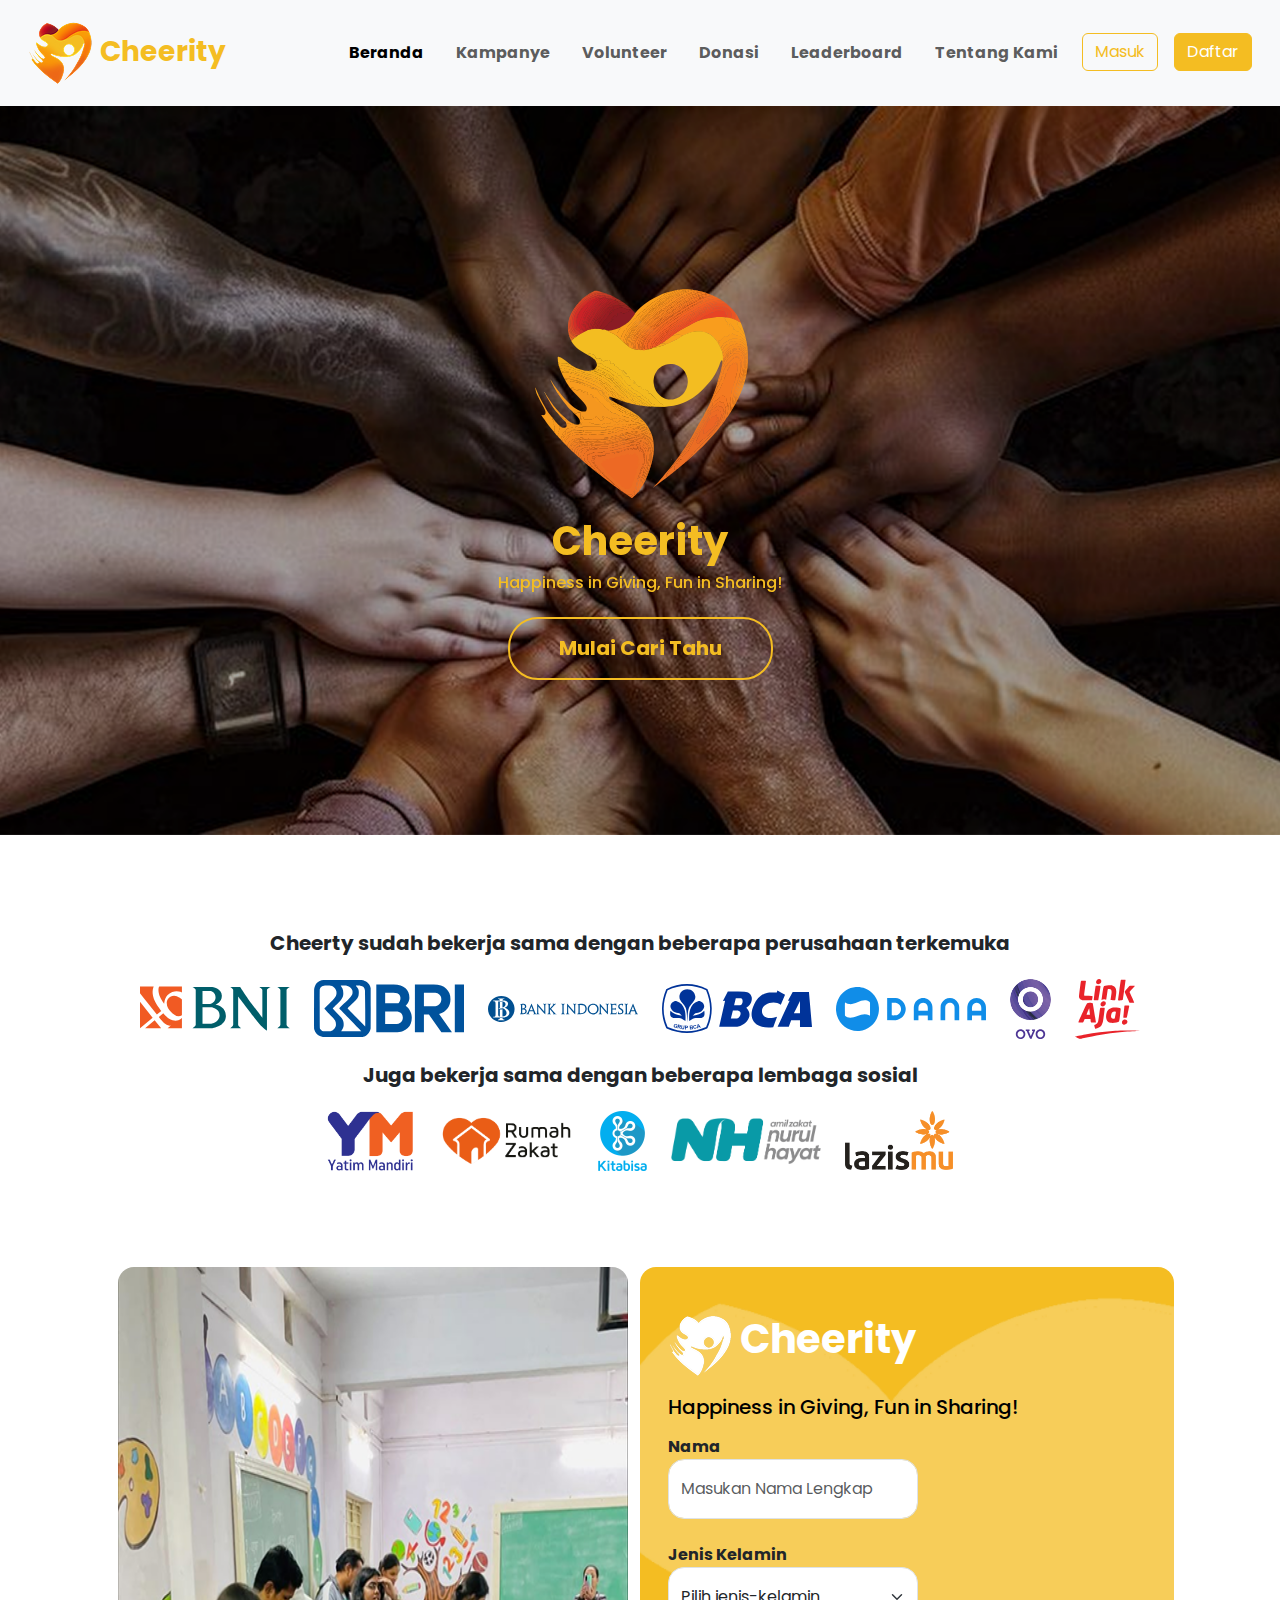
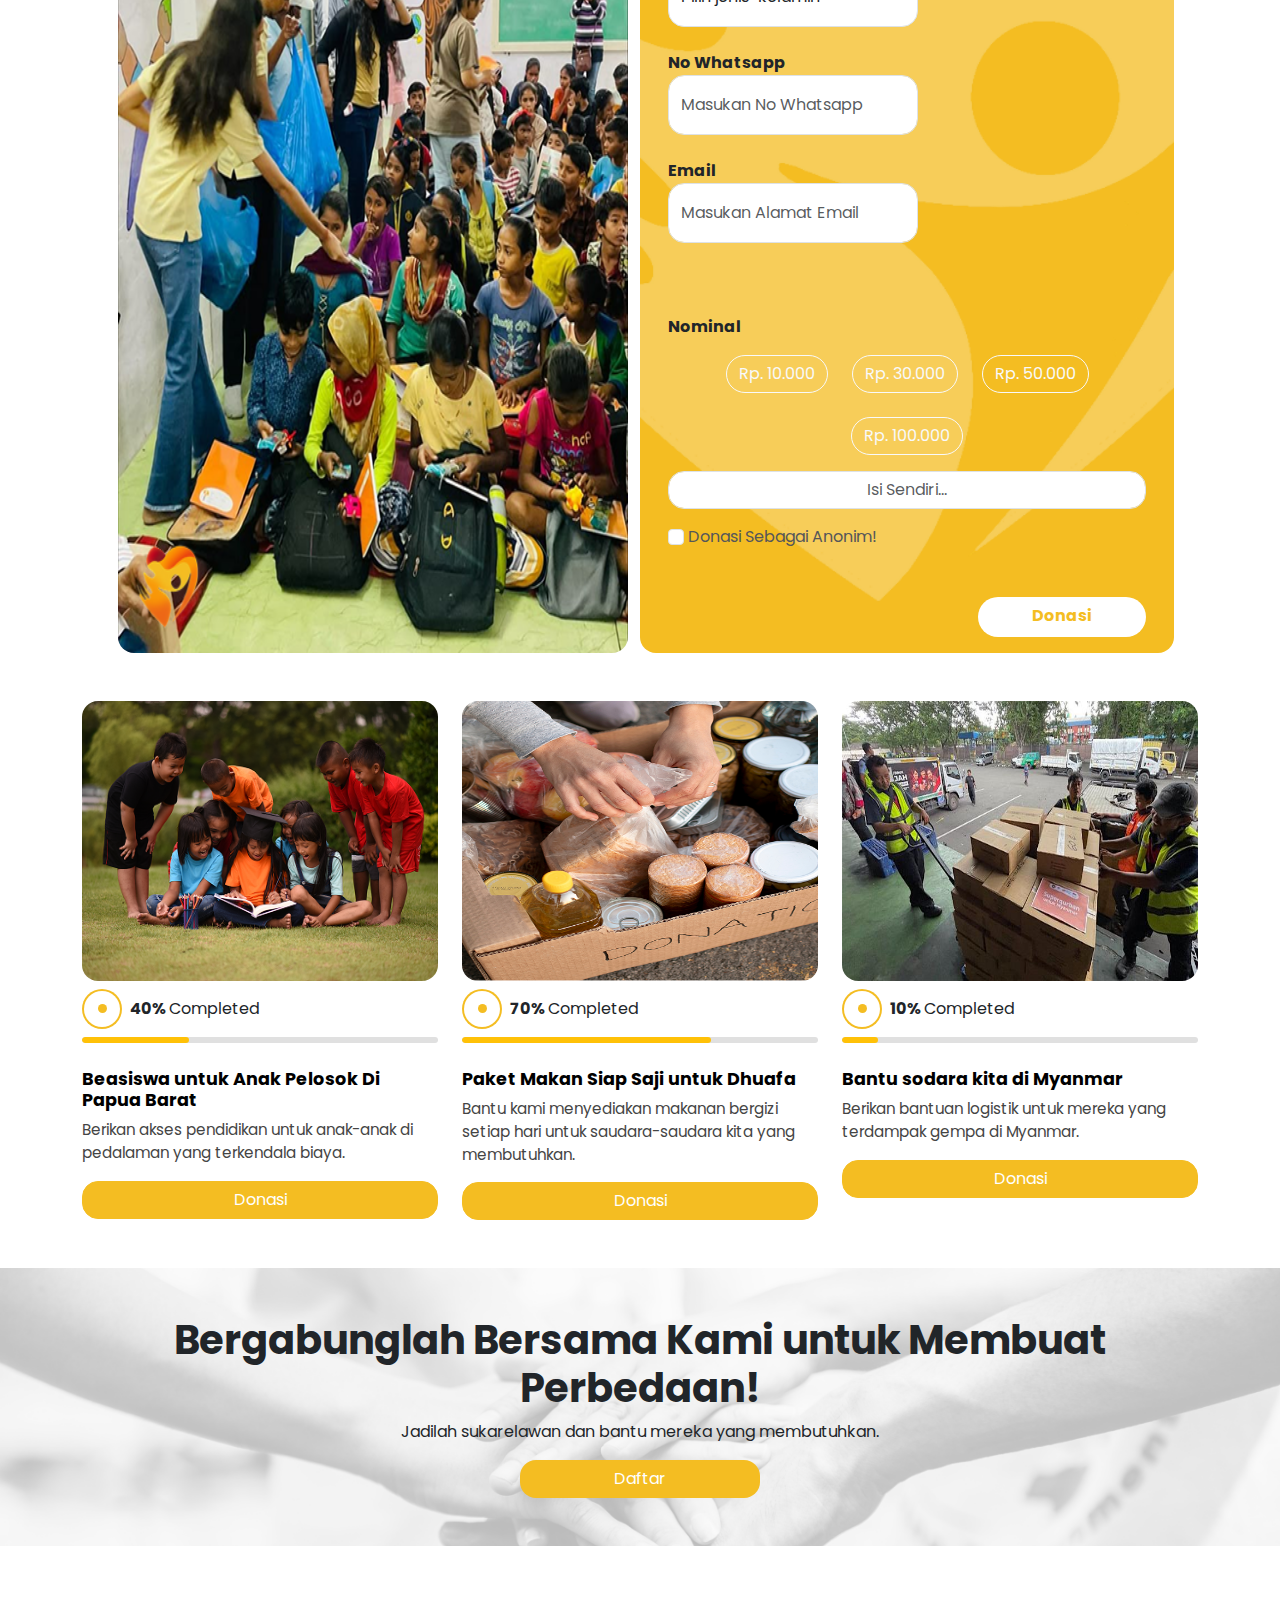
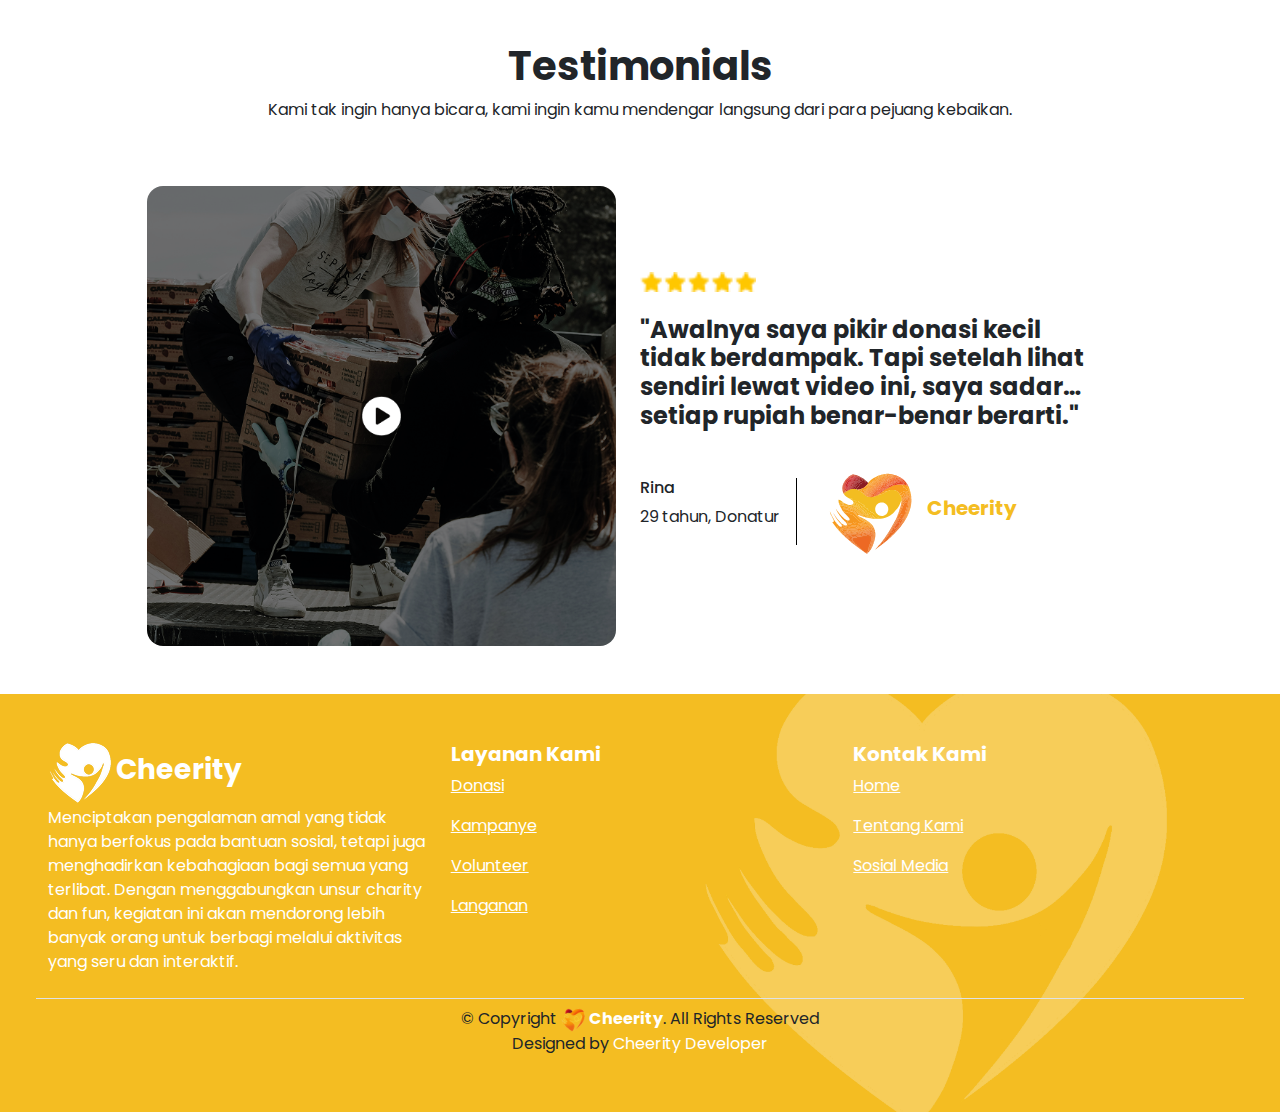
<file: index.html>
<!DOCTYPE html>
<html lang="en">
<head>
    <meta charset="UTF-8">
    <meta name="viewport" content="width=device-width, initial-scale=1.0">
    <title>Cheerity-Home</title>
    <link rel="stylesheet" href="bootstrap/css/bootstrap.min.css">
    <link rel="stylesheet" href="bootstrap/css/extbootstrap.css">
    <link rel="shortcut icon" href="assets/image/Logo_cheerity.png" type="image/x-icon">
    <link href="https://cdnjs.cloudflare.com/ajax/libs/font-awesome/6.0.0-beta3/css/all.min.css" rel="stylesheet">
</head>
<body>
    <nav class="navbar navbar-expand-lg navbar-light bg-light p-3 sticky-top">
        <div class="container-fluid">
          <a class="navbar-brand fw-bold fs-3" href="#" style="color: #F4BD22;"><img src="assets/image/Logo_cheerity.png" alt="Logo_cheerity" class="me-2" >Cheerity</a>
          <button class="navbar-toggler" type="button" data-bs-toggle="collapse" data-bs-target="#navbarNav" aria-controls="navbarNav" aria-expanded="false" aria-label="Toggle navigation">
            <span class="navbar-toggler-icon"></span>
          </button>
          <div class="collapse navbar-collapse" id="navbarNav">
            <ul class="navbar-nav ms-auto">
              <li class="nav-item me-3">
                <a class="nav-link active fw-bold" aria-current="page" href="index.html">Beranda</a>
              </li>
              <li class="nav-item me-3">
                <a class="nav-link fw-bold" href="campaign.html">Kampanye</a>
              </li>
              <li class="nav-item me-3">
                <a class="nav-link fw-bold" href="#">Volunteer</a>
              </li>
              <li class="nav-item me-3">
                <a class="nav-link fw-bold" href="planning.html">Donasi</a>
              </li>
              <li class="nav-item me-3">
                <a class="nav-link fw-bold" href="#">Leaderboard</a>
              </li>
              <li class="nav-item me-3">
                <a class="nav-link fw-bold" href="#">Tentang Kami</a>
              </li>
              <div class="d-flex flex-wrap ">
                <li class="nav-item me-3">
                  <a class="btn btn-outline-primary" href="#">Masuk</a>
                </li>
                <li class="nav-item">
                  <a class="btn btn-primary" href="./register.html">Daftar</a>
                </li>
              </div>
            </ul>
          </div>
        </div>
    </nav>
    <main>
        <div id="carouselCheeritySlides" class="carousel slide" data-bs-ride="carousel" height="100">
            <div class="carousel-inner d-flex align-items-center">
                <div class="carousel-item active">
                    <img src="assets/image/cheerity_img2.png" class="d-block w-100 img-fluid" alt="ImageSliderCheerity">
                </div>
                <div class="carousel-item">
                    <img src="assets/image/cheerity_img2.png" class="d-block w-100 img-fluid" alt="ImageSliderCheerity">
                </div>
                <div class="carousel-item">
                    <img src="assets/image/cheerity_img2.png" class="d-block w-100 img-fluid" alt="ImageSliderCheerity">
                </div>
                <div class="container-fluid position-relative d-flex flex-column justify-content-center align-items-center">
                    <img src="assets/image/logo_cheeritySVG.svg" alt="Logo_cheerity" style="width: 256px; height: 256px;">
                    <h1 class="fw-bold" style="color: #F4BD22;">Cheerity</h1>
                    <h6 class="fw-semi-bold" style="color: #F4BD22;">Happiness in Giving, Fun in Sharing!</h6>
                    <a href="#cheerity" class="btn-hero mt-3">Mulai Cari Tahu</a>
                </div>
            </div>
        </div>
        <div class="container mt-5" id="cheerity">
            <div class="row">
                <div class="col-12 p-5">
                    <h5 class="fw-bold text-center mb-4">Cheerty sudah bekerja sama dengan beberapa perusahaan terkemuka</h5>
                    <div class="d-flex flex-wrap justify-content-center align-items-center gap-4">
                        <a href=""><img src="assets/image/patner/bni_logo.svg" alt="patner" class="img-fluid" style="max-width: 150px; max-height: 60px;"></a>
                        <a href=""><img src="assets/image/patner/bri_logo.svg" alt="patner" class="img-fluid" style="max-width: 150px; max-height: 60px;"></a>
                        <a href=""><img src="assets/image/patner/bi_logo.svg" alt="patner" class="img-fluid" style="max-width: 150px; max-height: 60px;"></a>
                        <a href=""><img src="assets/image/patner/bca_logo.svg" alt="patner" class="img-fluid" style="max-width: 150px; max-height: 60px;"></a>
                        <a href=""><img src="assets/image/patner/dana_logo.svg" alt="patner" class="img-fluid" style="max-width: 150px; max-height: 60px;"></a>
                        <a href=""><img src="assets/image/patner/ovo_logo.svg" alt="patner" class="img-fluid" style="max-width: 150px; max-height: 60px;"></a>
                        <a href=""><img src="assets/image/patner/linkaja_logo.svg" alt="patner" class="img-fluid" style="max-width: 150px; max-height: 60px;"></a>
                    </div>
                    <h5 class="fw-bold text-center mt-4 mb-4">Juga bekerja sama dengan beberapa lembaga sosial</h5>
                    <div class="d-flex flex-wrap justify-content-center align-items-center gap-4">
                        <a href=""><img src="assets/image/patner/ym_logo.png" alt="patner" class="img-fluid" style="max-width: 150px; max-height: 60px;"></a>
                        <a href=""><img src="assets/image/patner/rumahzakat_logo.png" alt="patner" class="img-fluid" style="max-width: 150px; max-height: 60px;"></a>
                        <a href=""><img src="assets/image/patner/kitabisa_logo.png" alt="patner" class="img-fluid" style="max-width: 150px; max-height: 60px;"></a>
                        <a href=""><img src="assets/image/patner/nurulhayati_logo.png" alt="patner" class="img-fluid" style="max-width: 150px; max-height: 60px;"></a>
                        <a href=""><img src="assets/image/patner/lazis_logo.png" alt="patner" class="img-fluid" style="max-width: 150px; max-height: 60px;"></a>
                    </div>
                </div>
            </div>
        </div>
        <div class="container p-5">
            <div class="row">
                <div class="col-12 col-md-6 text-center mb-4 mb-md-0">
                    <img src="assets/image/cheerity_img3.png" alt="Logo_cheerity" width="100%" height="100%" class="rounded-4">
                </div>
                <div class="col-12 col-md-6 pt-5 rounded-4 p-3 bg-cheerity" style="background-color: #F4BD22;">
                    <div class="container">
                        <div class="d-flex justify-content-center justify-content-md-start">
                        <img src="assets/image/Logo_putih.png" alt="Logo_cheerity" width="64" height="64" class="me-2">
                        <h1 class="fw-bold text-white">Cheerity</h1>
                        </div>
                        <h5 class="fw-semi-bold text-black text-start  mt-3 mb-3">Happiness in Giving, Fun in Sharing!</h5>
                    </div>
                    <form action="">
                        <div class="container">
                            <div class="d-flex flex-wrap justify-content-between">
                            <div class="mb-4">
                                <label for="name" class="fw-bold">Nama</label>
                                <input type="text" class="form-control rounded-4" style="height: 60px; width: 250px;" id="name" placeholder="Masukan Nama Lengkap">  
                            </div>
                            <div class="mb-4">
                                <label for="jenis-kelamin" class="fw-bold">Jenis Kelamin</label>
                                <select class="form-select rounded-4" style="height: 60px; width: 250px;" aria-label="Default select example">
                                    <option selected>Pilih jenis-kelamin</option>
                                    <option value="1">Laki-laki</option>
                                    <option value="2">Perempuan</option>
                                </select>   
                            </div>
                            <div class="mb-4">
                                <label for="telepon" class="fw-bold">No Whatsapp</label>
                                <input type="number" class="form-control rounded-4" style="height: 60px; width: 250px;" id="name" placeholder="Masukan No Whatsapp">  
                            </div>
                            <div class="mb-4">
                                <label for="email" class="fw-bold">Email</label>
                                <input type="email" class="form-control rounded-4" style="height: 60px; width: 250px;" id="name" placeholder="Masukan Alamat Email">  
                            </div>
                        </div>
                        </div>
                        <div class="container mt-5">
                            <label for="nominal" class="fw-bold mb-3">Nominal</label>
                                <div class="d-flex flex-wrap justify-content-center gap-4">
                                    <div>
                                        <input type="radio" id="nominal1" name="nominal" value="10000" class="btn-check" id="btn-check-1">
                                        <label for="nominal1" class="btn btn-outline-light rounded-pill">Rp. 10.000</label>
                                    </div>
                                    <div>
                                        <input type="radio" id="nominal2" name="nominal" value="30000" class="btn-check" id="btn-check-2">
                                        <label for="nominal2" class="btn btn-outline-light rounded-pill">Rp. 30.000</label>
                                    </div>
                                    <div>
                                        <input type="radio" id="nominal3" name="nominal" value="50000" class="btn-check" id="btn-check-3">
                                        <label for="nominal3" class="btn btn-outline-light rounded-pill">Rp. 50.000</label>
                                    </div>
                                    <div>
                                        <input type="radio" id="nominal4" name="nominal" value="100000" class="btn-check" id="btn-check-4">
                                        <label for="nominal4" class="btn btn-outline-light rounded-pill">Rp. 100.000</label>
                                    </div>
                                </div>
                                <div class="mt-3">
                                    <input type="text" class="form-control rounded-4 text-center" placeholder="Isi Sendiri...">
                                </div>
                                <div class="mt-3">
                                    <input type="checkbox" name="terms" id="terms" class="form-check-input" id="">
                                    <label for="terms" class="form-check-label" style="color: #55565A;">Donasi Sebagai Anonim!</label>
                                </div>
                        </div>
                        <div class="container d-flex justify-content-end align-items-center mt-5 gap-2">
                          <a href="register.html" class="btn btn-register fw-bold">Donasi</a>
                        </div>
                    </form>
                </div>
            </div>
        </div>
        <div class="container">
            <div class="row row-cols-1 row-cols-md-3 g-4">
                <div class="col">
                    <div class="card card-donasi">
                        <img src="assets/image/cheerity_img4.png" alt="image-cheerity" class="card-img-top rounded-4" style="height: 280px;">
                        <div class="card-body flex-grow-1 p-0 mt-2">
                            <div class="d-flex flex-wrap align-items-center mb-3">
                                <div class="d-flex align-items-center">
                                    <span class="circle-progress me-2" style="width: 40px; height: 40px; background-color: #F4BD22; border-radius: 50%; display: flex; justify-content: center; align-items: center; color: white; font-weight: bold;"><Span style="display: flex; justify-content: center; align-items: center; background-color: #ffff; border-radius: 50%; width: 36px; height: 36px;"><span style="background-color: #F4BD22; border-radius: 50%; width: 9px; height: 9px;"></span></Span></span>
                                    <span><strong>40% </strong>Completed</span>
                                </div>
                                <div class="progress w-100 mt-2">
                                    <div class="progress-bar bg-warning" role="progressbar" style="width: 30%" aria-valuenow="30" aria-valuemin="0" aria-valuemax="100"></div>
                                </div>
                            </div>
                            <h5 class="card-title fw-bold">Beasiswa untuk Anak Pelosok Di Papua Barat</h5>
                            <p class="card-text ">Berikan akses pendidikan untuk anak-anak di pedalaman yang terkendala biaya.</p>
                            <a href="detail.html" class="btn btn-primary w-100 rounded-4">Donasi</a>
                        </div>
                    </div>
                </div>
                <div class="col">
                    <div class="card card-donasi">
                        <img src="assets/image/cheerity_img5.png" alt="image-cheerity" class="card-img-top rounded-4" style="height: 280px;">
                        <div class="card-body flex-grow-1 p-0 mt-2">
                            <div class="d-flex flex-wrap align-items-center mb-3">
                                <div class="d-flex align-items-center">
                                    <span class="circle-progress me-2" style="width: 40px; height: 40px; background-color: #F4BD22; border-radius: 50%; display: flex; justify-content: center; align-items: center; color: white; font-weight: bold;"><Span style="display: flex; justify-content: center; align-items: center; background-color: #ffff; border-radius: 50%; width: 36px; height: 36px;"><span style="background-color: #F4BD22; border-radius: 50%; width: 9px; height: 9px;"></span></Span></span>
                                    <span><strong>70% </strong>Completed</span>
                                </div>
                                <div class="progress w-100 mt-2">
                                    <div class="progress-bar bg-warning" role="progressbar" style="width: 70%" aria-valuenow="30" aria-valuemin="0" aria-valuemax="100"></div>
                                </div>
                            </div>
                            <h5 class="card-title fw-bold">Paket Makan Siap Saji untuk Dhuafa</h5>
                            <p class="card-text">Bantu kami menyediakan makanan bergizi setiap hari untuk saudara-saudara kita yang membutuhkan.</p>
                            <a href="./detail-campaign.html" class="btn btn-primary w-100 rounded-4">Donasi</a>
                        </div>
                    </div>
                </div>
                <div class="col">
                    <div class="card card-donasi">
                        <img src="assets/image/cheerity_img7.jpeg" alt="image-cheerity" class="card-img-top rounded-4" style="height: 280px;">
                        <div class="card-body flex-grow-1 p-0 mt-2">
                            <div class="d-flex flex-wrap align-items-center mb-3">
                                <div class="d-flex align-items-center">
                                    <span class="circle-progress me-2" style="width: 40px; height: 40px; background-color: #F4BD22; border-radius: 50%; display: flex; justify-content: center; align-items: center; color: white; font-weight: bold;"><Span style="display: flex; justify-content: center; align-items: center; background-color: #ffff; border-radius: 50%; width: 36px; height: 36px;"><span style="background-color: #F4BD22; border-radius: 50%; width: 9px; height: 9px;"></span></Span></span>
                                    <span><strong>10% </strong>Completed</span>
                                </div>
                                <div class="progress w-100 mt-2">
                                    <div class="progress-bar bg-warning" role="progressbar" style="width: 10%" aria-valuenow="30" aria-valuemin="0" aria-valuemax="100"></div>
                                </div>
                            </div>
                            <h5 class="card-title fw-bold">Bantu sodara kita di Myanmar</h5>
                            <p class="card-text">Berikan bantuan logistik untuk mereka yang terdampak gempa di Myanmar.</p>
                            <a href="#" class="btn btn-primary w-100 rounded-4">Donasi</a>
                        </div>
                    </div>
                </div>

            </div>
        </div>
        <div class="container-fluid bg-cheerity w-100 p-5 mt-5 bg-cheerity2">
            <div class="container text-center">
                <h1 class="fw-bold">Bergabunglah Bersama Kami untuk Membuat Perbedaan!</h1>
                <p>Jadilah sukarelawan dan bantu mereka yang membutuhkan.</p>
                <a href="#" class="btn btn-daftar rounded-4">Daftar</a>
            </div>
        </div>
        <div class="container-fluid p-5">
            <div class="row">
                <div class="col-12 text-center p-5">
                    <h1 class="fw-bold">Testimonials</h1>
                    <p>Kami tak ingin hanya bicara, kami ingin kamu mendengar langsung dari para pejuang kebaikan.</p>
                </div>
            <div class="row justify-content-center">
                <div class="col-12 col-md-3 col-lg-5 d-flex justify-content-center">
                    <img src="./assets/image/vidiothumnal.png" alt="thumbnail" class="img-fluid rounded-4" srcset="">
                </div>
                <div class="col-12 col-md-3 col-lg-5 d-flex flex-column align-items-start justify-content-center gap-4">
                    <img src="./assets/image/stars.png" alt="stars" class="img-fluid" width="116" height="19">
                    <h4 class="fw-bold">"Awalnya saya pikir donasi kecil tidak berdampak. Tapi setelah lihat sendiri lewat video ini, saya sadar… setiap rupiah benar-benar berarti."</h4>
                    <div class="d-flex align-items-center gap-4">
                        <div class="pe-3" style="border-right: 1px solid black;">
                            <h6>Rina</h6>
                            <p>29 tahun, Donatur</p>
                        </div>
                        <div class="d-flex align-items-center gap-2" style="color: #F4BD22;">
                            <img src="./assets/image/logo_cheeritySVG.svg" alt="Logo_cheerity">
                            <h5 class="fw-bold">Cheerity</h5>
                        </div>
                    </div>
                </div>
            </div>
        </div>
    </main>
    <footer>
        <div class="container-fluid p-5 bg-cheerity-footer" style="background-color: #F4BD22;">
            <div class="row">
                <div class="col-4">
                    <div class="d-flex flex-wrap align-items-center gap-1">
                        <img src="assets/image/Logo_putih.png" alt="Logo_cheerity" class="img-fluid" width="64" height="64">
                        <h3 class="fw-bold text-white">Cheerity</h3>
                    </div>
                    <p class="text-white text-justify">Menciptakan pengalaman amal yang tidak hanya berfokus pada bantuan sosial, tetapi juga menghadirkan kebahagiaan bagi semua yang terlibat. Dengan menggabungkan unsur charity dan fun, kegiatan ini akan mendorong lebih banyak orang untuk berbagi melalui aktivitas yang seru dan interaktif.</p>   
                </div>
                <div class="col-4">
                    <h5 class="fw-bold text-white">Layanan Kami</h5>
                    <ul class="list-unstyled">
                        <li class="mb-3"><a href="#" class="text-white">Donasi</a></li>
                        <li class="mb-3"><a href="#" class="text-white">Kampanye</a></li>
                        <li class="mb-3"><a href="#" class="text-white">Volunteer</a></li>
                        <li class="mb-3"><a href="#" class="text-white">Langanan</a></li>
                    </ul>
                </div>
                <div class="col-4">
                    <h5 class="fw-bold text-white">Kontak Kami</h5>
                    <ul class="list-unstyled">
                        <li class="mb-3"><a href="#" class="text-white">Home</a></li>
                        <li class="mb-3"><a href="#" class="text-white">Tentang Kami</a></li>
                        <li class="mb-3"><a href="#" class="text-white">Sosial Media</a></li>
                    </ul>
                </div>
            </div>
            <div class="row border-top d-flex align-content-center mt-2">
                <div class="col-12 text-center p-2">
                    <div>© Copyright <strong><img src="assets/image/Logo_cheerity.png" alt="Logo_cheerity" srcset="" width="24" height="24" class="me-1"><span class="text-white">Cheerity</span></strong>. All Rights Reserved</div>
                    <div>Designed by <a href="#" style="text-decoration: none; color: #ffffff;">Cheerity Developer</a></div>
                </div>
            </div>
        </div>
    </footer>
    <script src="bootstrap/js/bootstrap.min.js"></script>
</body>
</html>
</file>
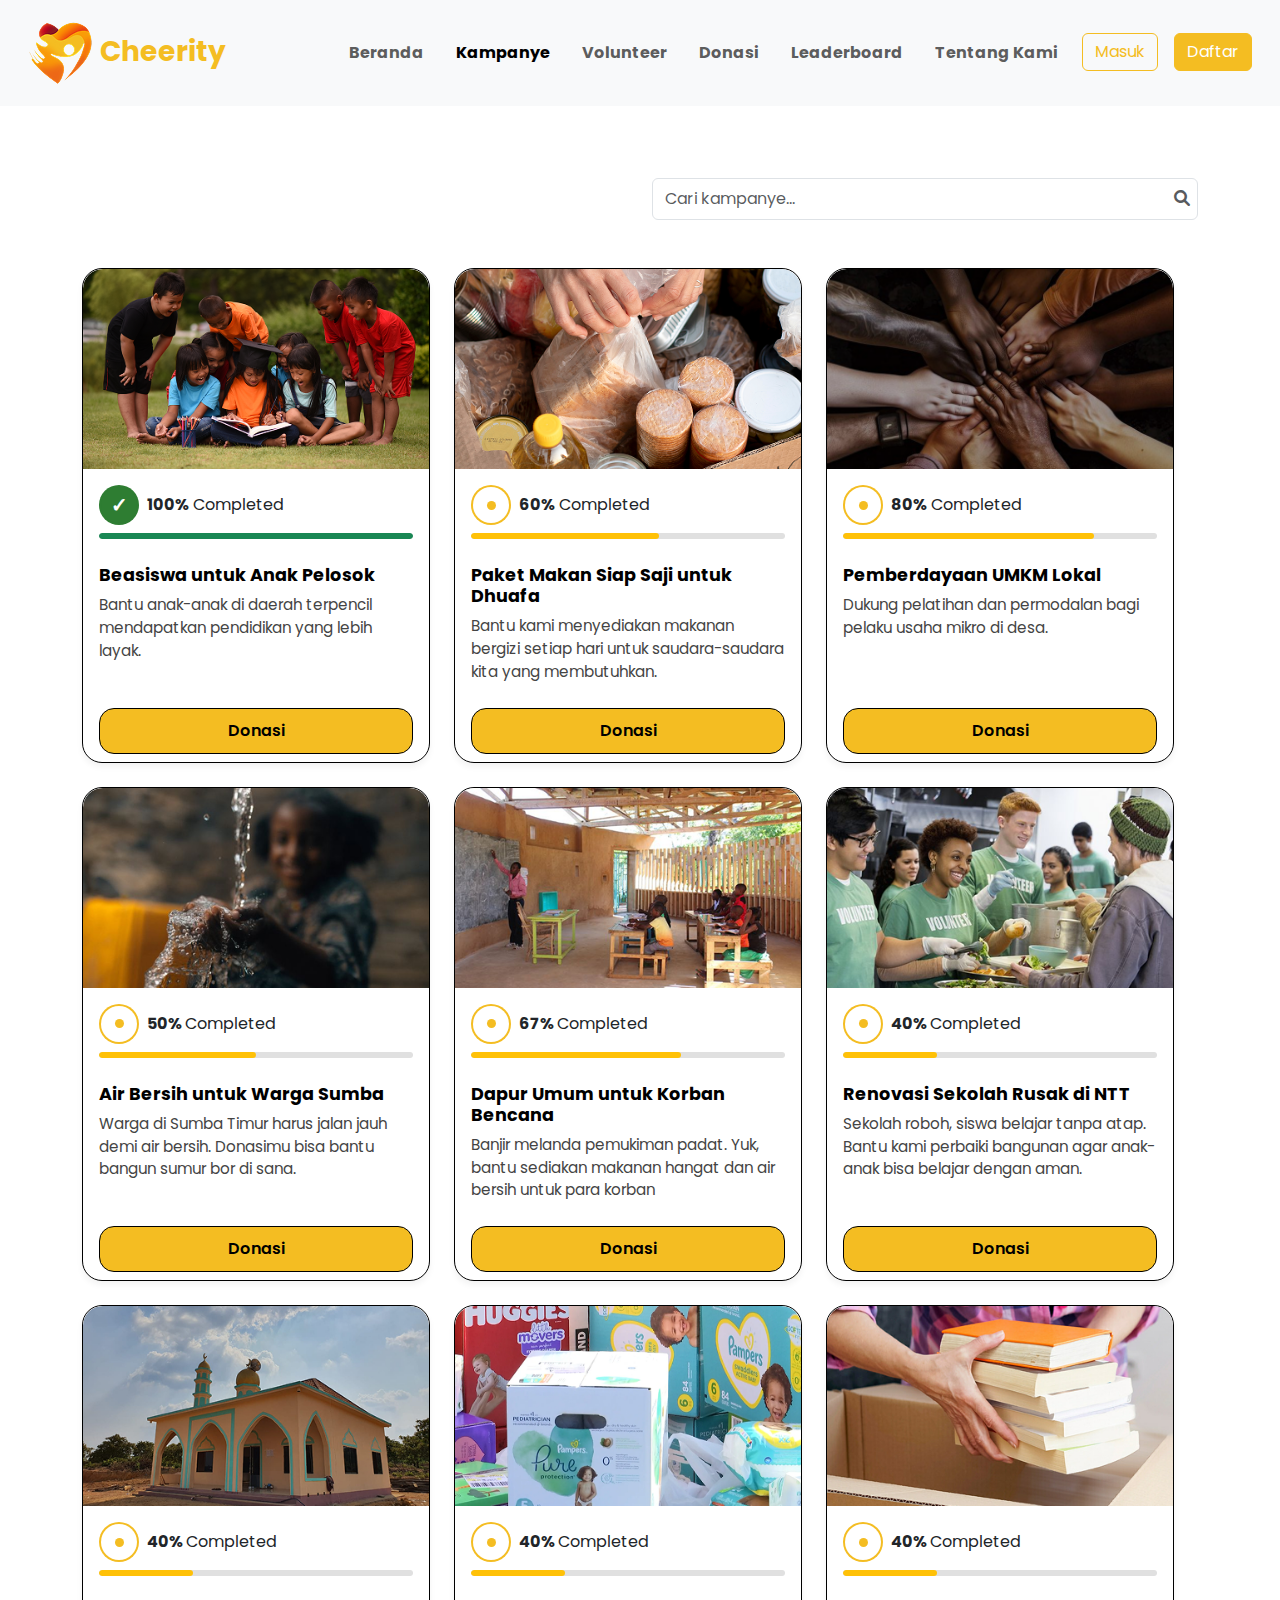
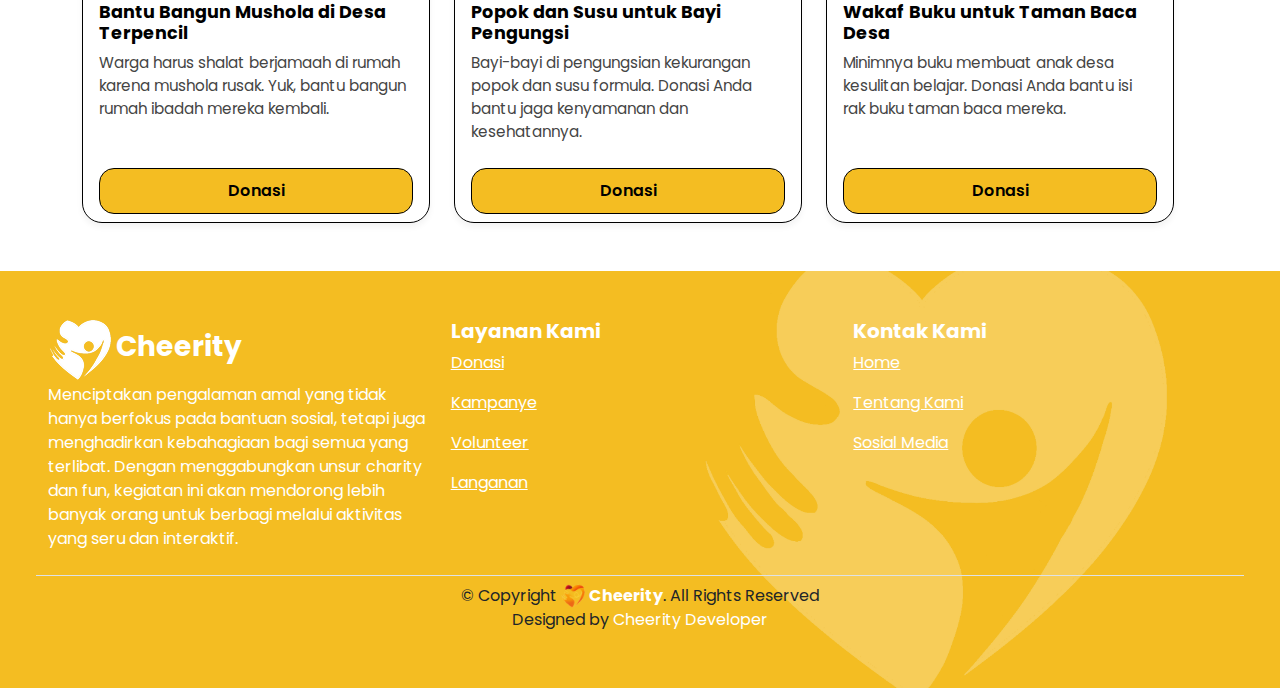
<file: campaign.html>
<!DOCTYPE html>
<html lang="en">

<head>
    <meta charset="UTF-8" />
    <meta name="viewport" content="width=device-width, initial-scale=1.0" />
    <title>Cheerity-Kampanye</title>
    <link rel="stylesheet" href="bootstrap/css/bootstrap.min.css" />
    <link rel="stylesheet" href="bootstrap/css/extbootstrap.css" />
    <link rel="shortcut icon" href="assets/image/Logo_cheerity.png" type="image/x-icon" />
    <link href="https://cdnjs.cloudflare.com/ajax/libs/font-awesome/6.0.0-beta3/css/all.min.css" rel="stylesheet" />
</head>

<body>
    <!-- NAVBAR -->
    <nav class="navbar navbar-expand-lg navbar-light bg-light p-3">
        <div class="container-fluid">
            <a class="navbar-brand fw-bold fs-3" href="#" style="color: #F4BD22;"><img
                    src="assets/image/Logo_cheerity.png" alt="Logo_cheerity" class="me-2">Cheerity</a>
            <button class="navbar-toggler" type="button" data-bs-toggle="collapse" data-bs-target="#navbarNav"
                aria-controls="navbarNav" aria-expanded="false" aria-label="Toggle navigation">
                <span class="navbar-toggler-icon"></span>
            </button>
            <div class="collapse navbar-collapse" id="navbarNav">
                <ul class="navbar-nav ms-auto">
                    <li class="nav-item me-3">
                        <a class="nav-link fw-bold" aria-current="page" href="index.html">Beranda</a>
                    </li>
                    <li class="nav-item me-3">
                        <a class="nav-link active fw-bold" href="campaign.html">Kampanye</a>
                    </li>
                    <li class="nav-item me-3">
                        <a class="nav-link fw-bold" href="#">Volunteer</a>
                    </li>
                    <li class="nav-item me-3">
                        <a class="nav-link fw-bold" href="planning.html">Donasi</a>
                    </li>
                    <li class="nav-item me-3">
                        <a class="nav-link fw-bold" href="#">Leaderboard</a>
                    </li>
                    <li class="nav-item me-3">
                        <a class="nav-link fw-bold" href="#">Tentang Kami</a>
                    </li>
                    <li class="nav-item me-3">
                        <a class="btn btn-outline-primary" href="#">Masuk</a>
                    </li>
                    <li class="nav-item">
                        <a class="btn btn-primary" href="#">Daftar</a>
                    </li>
                </ul>
            </div>
        </div>
    </nav>

    <!-- KAMPANYE SECTION -->
    <main class="campaign-section py-5">
        <div class="container my-4">
            <div class="row justify-content-end">
                <div class="col-12 col-md-6">
                    <div class="position-relative">
                        <input id="searchInput" class="form-control pe-5 py-2" type="search"
                            placeholder="Cari kampanye...">
                        <button
                            class="btn position-absolute top-50 end-0 translate-middle-y me-2 p-0 border-0 bg-transparent text-muted"
                            type="button">
                            <i class="fas fa-search"></i>
                        </button>
                    </div>
                </div>
            </div>
        </div>
        <div class="container">
            <div class="row g-4">
                <div class="row g-4">
                    <div class="col-sm-6 col-md-4">
                        <div class="card campaign-card h-100">
                            <img src="assets/image/cheerity_img4.png" class="card-img-top" alt="Kampanye 1" />
                            <div class="card-body">
                                <div class="d-flex flex-wrap align-items-center mb-3">
                                    <div class="d-flex align-items-center">
                                        <span class="circle-progress me-2"
                                            style="width: 40px; height: 40px; background-color: #2E7D32; border-radius: 50%; display: flex; justify-content: center; align-items: center; color: white; font-weight: bold;">
                                            <span
                                                style="display: flex; justify-content: center; align-items: center; background-color: #2E7D32; border-radius: 50%; width: 36px; height: 36px;">
                                                <span
                                                    style="color: white; font-size: 20px;">&#10003;</span></span></span>
                                        <span><strong>100%</strong> Completed</span>
                                    </div>
                                    <div class="progress w-100 mt-2">
                                        <div class="progress-bar bg-success" role="progressbar" style="width: 100%"
                                            aria-valuenow="100" aria-valuemin="0" aria-valuemax="100"></div>
                                    </div>
                                </div>
                                <h5 class="card-title mt-2">Beasiswa untuk Anak Pelosok</h5>
                                <p class="card-text">Bantu anak-anak di daerah terpencil mendapatkan pendidikan yang
                                    lebih layak.</p>
                            </div>
                            <div class="card-footer bg-transparent border-0">
                                <button class="btn donate-btn w-100"
                                    onclick="location.href='detail-campaign.html'">Donasi</button>
                            </div>
                        </div>
                    </div>

                    <!-- CARD 2 -->
                    <div class="col-sm-6 col-md-4">
                        <div class="card campaign-card h-100">
                            <img src="assets/image/cheerity_img5.png" class="card-img-top" alt="Kampanye 2" />
                            <div class="card-body">
                                <div class="d-flex flex-wrap align-items-center mb-3">
                                    <div class="d-flex align-items-center">
                                        <span class="circle-progress me-2"
                                            style="width: 40px; height: 40px; background-color: #F4BD22; border-radius: 50%; display: flex; justify-content: center; align-items: center; color: white; font-weight: bold;"><Span
                                                style="display: flex; justify-content: center; align-items: center; background-color: #ffff; border-radius: 50%; width: 36px; height: 36px;"><span
                                                    style="background-color: #F4BD22; border-radius: 50%; width: 9px; height: 9px;"></span></Span></span>
                                        <span><strong>60%</strong> Completed</span>
                                    </div>
                                    <div class="progress w-100 mt-2">
                                        <div class="progress-bar bg-warning" role="progressbar" style="width: 60%"
                                            aria-valuenow="60" aria-valuemin="0" aria-valuemax="100"></div>
                                    </div>
                                </div>
                                <h5 class="card-title mt-2">Paket Makan Siap Saji untuk Dhuafa</h5>
                                <p class="card-text">Bantu kami menyediakan makanan bergizi setiap hari untuk saudara-saudara kita yang membutuhkan.</p>
                            </div>
                            <div class="card-footer bg-transparent border-0">
                                <button class="btn donate-btn w-100"
                                    onclick="location.href='detail-campaign.html'">Donasi</button>
                            </div>
                        </div>
                    </div>

                    <!-- CARD 3 -->
                    <div class="col-sm-6 col-md-4">
                        <div class="card campaign-card h-100">
                            <img src="assets/image/cheerity_img2.png" class="card-img-top" alt="Kampanye 3" />
                            <div class="card-body">
                                <div class="d-flex flex-wrap align-items-center mb-3">
                                    <div class="d-flex align-items-center">
                                        <span class="circle-progress me-2"
                                            style="width: 40px; height: 40px; background-color: #F4BD22; border-radius: 50%; display: flex; justify-content: center; align-items: center; color: white; font-weight: bold;"><Span
                                                style="display: flex; justify-content: center; align-items: center; background-color: #ffff; border-radius: 50%; width: 36px; height: 36px;"><span
                                                    style="background-color: #F4BD22; border-radius: 50%; width: 9px; height: 9px;"></span></Span></span>
                                        <span><strong>80%</strong> Completed</span>
                                    </div>
                                    <div class="progress w-100 mt-2">
                                        <div class="progress-bar bg-warning" role="progressbar" style="width: 80%"
                                            aria-valuenow="80" aria-valuemin="0" aria-valuemax="100"></div>
                                    </div>
                                </div>
                                <h5 class="card-title mt-2">Pemberdayaan UMKM Lokal</h5>
                                <p class="card-text">Dukung pelatihan dan permodalan bagi pelaku usaha mikro di desa.
                                </p>
                            </div>
                            <div class="card-footer bg-transparent border-0">
                                <button class="btn donate-btn w-100"
                                    onclick="location.href='detail-campaign.html'">Donasi</button>
                            </div>
                        </div>
                    </div>

                    <div class="col-sm-6 col-md-4">
                        <div class="card campaign-card h-100">
                            <img src="assets/image/kampanye3.png" class="card-img-top" alt="Kampanye Sosial" />
                            <div class="card-body">
                                <div class="d-flex flex-wrap align-items-center mb-3">
                                    <div class="d-flex align-items-center">
                                        <span class="circle-progress me-2"
                                            style="width: 40px; height: 40px; background-color: #F4BD22; border-radius: 50%; display: flex; justify-content: center; align-items: center; color: white; font-weight: bold;"><Span
                                                style="display: flex; justify-content: center; align-items: center; background-color: #ffff; border-radius: 50%; width: 36px; height: 36px;"><span
                                                    style="background-color: #F4BD22; border-radius: 50%; width: 9px; height: 9px;"></span></Span></span>
                                        <span><strong>50% </strong>Completed</span>
                                    </div>
                                    <div class="progress w-100 mt-2">
                                        <div class="progress-bar bg-warning" role="progressbar" style="width: 50%"
                                            aria-valuenow="50" aria-valuemin="0" aria-valuemax="100"></div>
                                    </div>
                                </div>
                                <h5 class="card-title mt-2">Air Bersih untuk Warga Sumba</h5>
                                <p class="card-text">Warga di Sumba Timur harus jalan jauh demi air bersih. Donasimu
                                    bisa bantu bangun sumur bor di sana.</p>
                            </div>
                            <div class="card-footer bg-transparent border-0">
                                <button class="btn donate-btn w-100"
                                    onclick="location.href='detail-campaign.html'">Donasi</button>
                            </div>
                        </div>
                    </div>

                    <div class="col-sm-6 col-md-4">
                        <div class="card campaign-card h-100">
                            <img src="assets/image/kampanye4.png" class="card-img-top" alt="Kampanye Anak Jalanan" />
                            <div class="card-body">
                                <div class="d-flex flex-wrap align-items-center mb-3">
                                    <div class="d-flex align-items-center">
                                        <span class="circle-progress me-2"
                                            style="width: 40px; height: 40px; background-color: #F4BD22; border-radius: 50%; display: flex; justify-content: center; align-items: center; color: white; font-weight: bold;"><Span
                                                style="display: flex; justify-content: center; align-items: center; background-color: #ffff; border-radius: 50%; width: 36px; height: 36px;"><span
                                                    style="background-color: #F4BD22; border-radius: 50%; width: 9px; height: 9px;"></span></Span></span>
                                        <span><strong>67% </strong>Completed</span>
                                    </div>
                                    <div class="progress w-100 mt-2">
                                        <div class="progress-bar bg-warning" role="progressbar" style="width: 67%"
                                            aria-valuenow="67" aria-valuemin="0" aria-valuemax="100"></div>
                                    </div>
                                </div>
                                <h5 class="card-title mt-2">Dapur Umum untuk Korban Bencana</h5>
                                <p class="card-text">Banjir melanda pemukiman padat. Yuk, bantu sediakan makanan hangat
                                    dan air bersih untuk para korban</p>
                            </div>
                            <div class="card-footer bg-transparent border-0">
                                <button class="btn donate-btn w-100"
                                    onclick="location.href='detail-campaign.html'">Donasi</button>
                            </div>
                        </div>
                    </div>

                    <div class="col-sm-6 col-md-4">
                        <div class="card campaign-card h-100">
                            <img src="assets/image/kampanye5.png" class="card-img-top" alt="Kampanye Kemanusiaan" />
                            <div class="card-body">
                                <div class="d-flex flex-wrap align-items-center mb-3">
                                    <div class="d-flex align-items-center">
                                        <span class="circle-progress me-2"
                                            style="width: 40px; height: 40px; background-color: #F4BD22; border-radius: 50%; display: flex; justify-content: center; align-items: center; color: white; font-weight: bold;"><Span
                                                style="display: flex; justify-content: center; align-items: center; background-color: #ffff; border-radius: 50%; width: 36px; height: 36px;"><span
                                                    style="background-color: #F4BD22; border-radius: 50%; width: 9px; height: 9px;"></span></Span></span>
                                        <span><strong>40% </strong>Completed</span>
                                    </div>
                                    <div class="progress w-100 mt-2">
                                        <div class="progress-bar bg-warning" role="progressbar" style="width: 30%"
                                            aria-valuenow="30" aria-valuemin="0" aria-valuemax="100"></div>
                                    </div>
                                </div>
                                <h5 class="card-title mt-2">Renovasi Sekolah Rusak di NTT</h5>
                                <p class="card-text">Sekolah roboh, siswa belajar tanpa atap. Bantu kami perbaiki
                                    bangunan agar anak-anak bisa belajar dengan aman.</p>
                            </div>
                            <div class="card-footer bg-transparent border-0">
                                <button class="btn donate-btn w-100"
                                    onclick="location.href='detail-campaign.html'">Donasi</button>
                            </div>
                        </div>
                    </div>

                    <div class="col-sm-6 col-md-4">
                        <div class="card campaign-card h-100">
                            <img src="assets/image/kampanye6.png" class="card-img-top" alt="Kampanye Ekonomi" />
                            <div class="card-body">
                                <div class="d-flex flex-wrap align-items-center mb-3">
                                    <div class="d-flex align-items-center">
                                        <span class="circle-progress me-2"
                                            style="width: 40px; height: 40px; background-color: #F4BD22; border-radius: 50%; display: flex; justify-content: center; align-items: center; color: white; font-weight: bold;"><Span
                                                style="display: flex; justify-content: center; align-items: center; background-color: #ffff; border-radius: 50%; width: 36px; height: 36px;"><span
                                                    style="background-color: #F4BD22; border-radius: 50%; width: 9px; height: 9px;"></span></Span></span>
                                        <span><strong>40% </strong>Completed</span>
                                    </div>
                                    <div class="progress w-100 mt-2">
                                        <div class="progress-bar bg-warning" role="progressbar" style="width: 30%"
                                            aria-valuenow="30" aria-valuemin="0" aria-valuemax="100"></div>
                                    </div>
                                </div>
                                <h5 class="card-title mt-2">Bantu Bangun Mushola di Desa Terpencil</h5>
                                <p class="card-text">Warga harus shalat berjamaah di rumah karena mushola rusak. Yuk,
                                    bantu bangun rumah ibadah mereka kembali.</p>
                            </div>
                            <div class="card-footer bg-transparent border-0">
                                <button class="btn donate-btn w-100"
                                    onclick="location.href='detail-campaign.html'">Donasi</button>
                            </div>
                        </div>
                    </div>

                    <div class="col-sm-6 col-md-4">
                        <div class="card campaign-card h-100">
                            <img src="assets/image/kampanye7.png" class="card-img-top" alt="Kampanye Gizi" />
                            <div class="card-body">
                                <div class="d-flex flex-wrap align-items-center mb-3">
                                    <div class="d-flex align-items-center">
                                        <span class="circle-progress me-2"
                                            style="width: 40px; height: 40px; background-color: #F4BD22; border-radius: 50%; display: flex; justify-content: center; align-items: center; color: white; font-weight: bold;"><Span
                                                style="display: flex; justify-content: center; align-items: center; background-color: #ffff; border-radius: 50%; width: 36px; height: 36px;"><span
                                                    style="background-color: #F4BD22; border-radius: 50%; width: 9px; height: 9px;"></span></Span></span>
                                        <span><strong>40% </strong>Completed</span>
                                    </div>
                                    <div class="progress w-100 mt-2">
                                        <div class="progress-bar bg-warning" role="progressbar" style="width: 30%"
                                            aria-valuenow="30" aria-valuemin="0" aria-valuemax="100"></div>
                                    </div>
                                </div>
                                <h5 class="card-title mt-2">Popok dan Susu untuk Bayi Pengungsi</h5>
                                <p class="card-text">Bayi-bayi di pengungsian kekurangan popok dan susu formula. Donasi
                                    Anda bantu jaga kenyamanan dan kesehatannya.</p>
                            </div>
                            <div class="card-footer bg-transparent border-0">
                                <button class="btn donate-btn w-100"
                                    onclick="location.href='detail-campaign.html'">Donasi</button>
                            </div>
                        </div>
                    </div>

                    <div class="col-sm-6 col-md-4">
                        <div class="card campaign-card h-100">
                            <img src="assets/image/kampanye8.png" class="card-img-top" alt="Kampanye Air Bersih" />
                            <div class="card-body">
                                <div class="d-flex flex-wrap align-items-center mb-3">
                                    <div class="d-flex align-items-center">
                                        <span class="circle-progress me-2"
                                            style="width: 40px; height: 40px; background-color: #F4BD22; border-radius: 50%; display: flex; justify-content: center; align-items: center; color: white; font-weight: bold;"><Span
                                                style="display: flex; justify-content: center; align-items: center; background-color: #ffff; border-radius: 50%; width: 36px; height: 36px;"><span
                                                    style="background-color: #F4BD22; border-radius: 50%; width: 9px; height: 9px;"></span></Span></span>
                                        <span><strong>40% </strong>Completed</span>
                                    </div>
                                    <div class="progress w-100 mt-2">
                                        <div class="progress-bar bg-warning" role="progressbar" style="width: 30%"
                                            aria-valuenow="30" aria-valuemin="0" aria-valuemax="100"></div>
                                    </div>
                                </div>
                                <h5 class="card-title mt-2">Wakaf Buku untuk Taman Baca Desa</h5>
                                <p class="card-text">Minimnya buku membuat anak desa kesulitan belajar. Donasi Anda
                                    bantu isi rak buku taman baca mereka.</p>
                            </div>
                            <div class="card-footer bg-transparent border-0">
                                <button class="btn donate-btn w-100"
                                    onclick="location.href='detail-campaign.html'">Donasi</button>
                            </div>
                        </div>
                    </div>
                </div>
            </div>
        </div>
        </div>
    </main>

    <footer>
        <div class="container-fluid p-5 bg-cheerity-footer" style="background-color: #F4BD22;">
            <div class="row">
                <div class="col-4">
                    <div class="d-flex flex-wrap align-items-center gap-1">
                        <img src="assets/image/Logo_putih.png" alt="Logo_cheerity" class="img-fluid" width="64" height="64">
                        <h3 class="fw-bold text-white">Cheerity</h3>
                    </div>
                    <p class="text-white text-justify">Menciptakan pengalaman amal yang tidak hanya berfokus pada bantuan sosial, tetapi juga menghadirkan kebahagiaan bagi semua yang terlibat. Dengan menggabungkan unsur charity dan fun, kegiatan ini akan mendorong lebih banyak orang untuk berbagi melalui aktivitas yang seru dan interaktif.</p>   
                </div>
                <div class="col-4">
                    <h5 class="fw-bold text-white">Layanan Kami</h5>
                    <ul class="list-unstyled">
                        <li class="mb-3"><a href="#" class="text-white">Donasi</a></li>
                        <li class="mb-3"><a href="#" class="text-white">Kampanye</a></li>
                        <li class="mb-3"><a href="#" class="text-white">Volunteer</a></li>
                        <li class="mb-3"><a href="#" class="text-white">Langanan</a></li>
                    </ul>
                </div>
                <div class="col-4">
                    <h5 class="fw-bold text-white">Kontak Kami</h5>
                    <ul class="list-unstyled">
                        <li class="mb-3"><a href="#" class="text-white">Home</a></li>
                        <li class="mb-3"><a href="#" class="text-white">Tentang Kami</a></li>
                        <li class="mb-3"><a href="#" class="text-white">Sosial Media</a></li>
                    </ul>
                </div>
            </div>
            <div class="row border-top d-flex align-content-center mt-2">
                <div class="col-12 text-center p-2">
                    <div>© Copyright <strong><img src="assets/image/Logo_cheerity.png" alt="Logo_cheerity" srcset="" width="24" height="24" class="me-1"><span class="text-white">Cheerity</span></strong>. All Rights Reserved</div>
                    <div>Designed by <a href="#" style="text-decoration: none; color: #ffffff;">Cheerity Developer</a></div>
                </div>
            </div>
        </div>
    </footer>
    <script src="bootstrap/js/bootstrap.min.js"></script>
    <script>
        document.getElementById("searchInput").addEventListener("input", function () {
            const keyword = this.value.toLowerCase();
            const cards = document.querySelectorAll(".campaign-card");

            cards.forEach(card => {
                const title = card.querySelector(".card-title").textContent.toLowerCase();
                const description = card.querySelector(".card-text").textContent.toLowerCase();
                if (title.includes(keyword) || description.includes(keyword)) {
                    card.parentElement.style.display = "block";
                } else {
                    card.parentElement.style.display = "none";
                }
            });
        });
    </script>


</body>

</html>
</file>
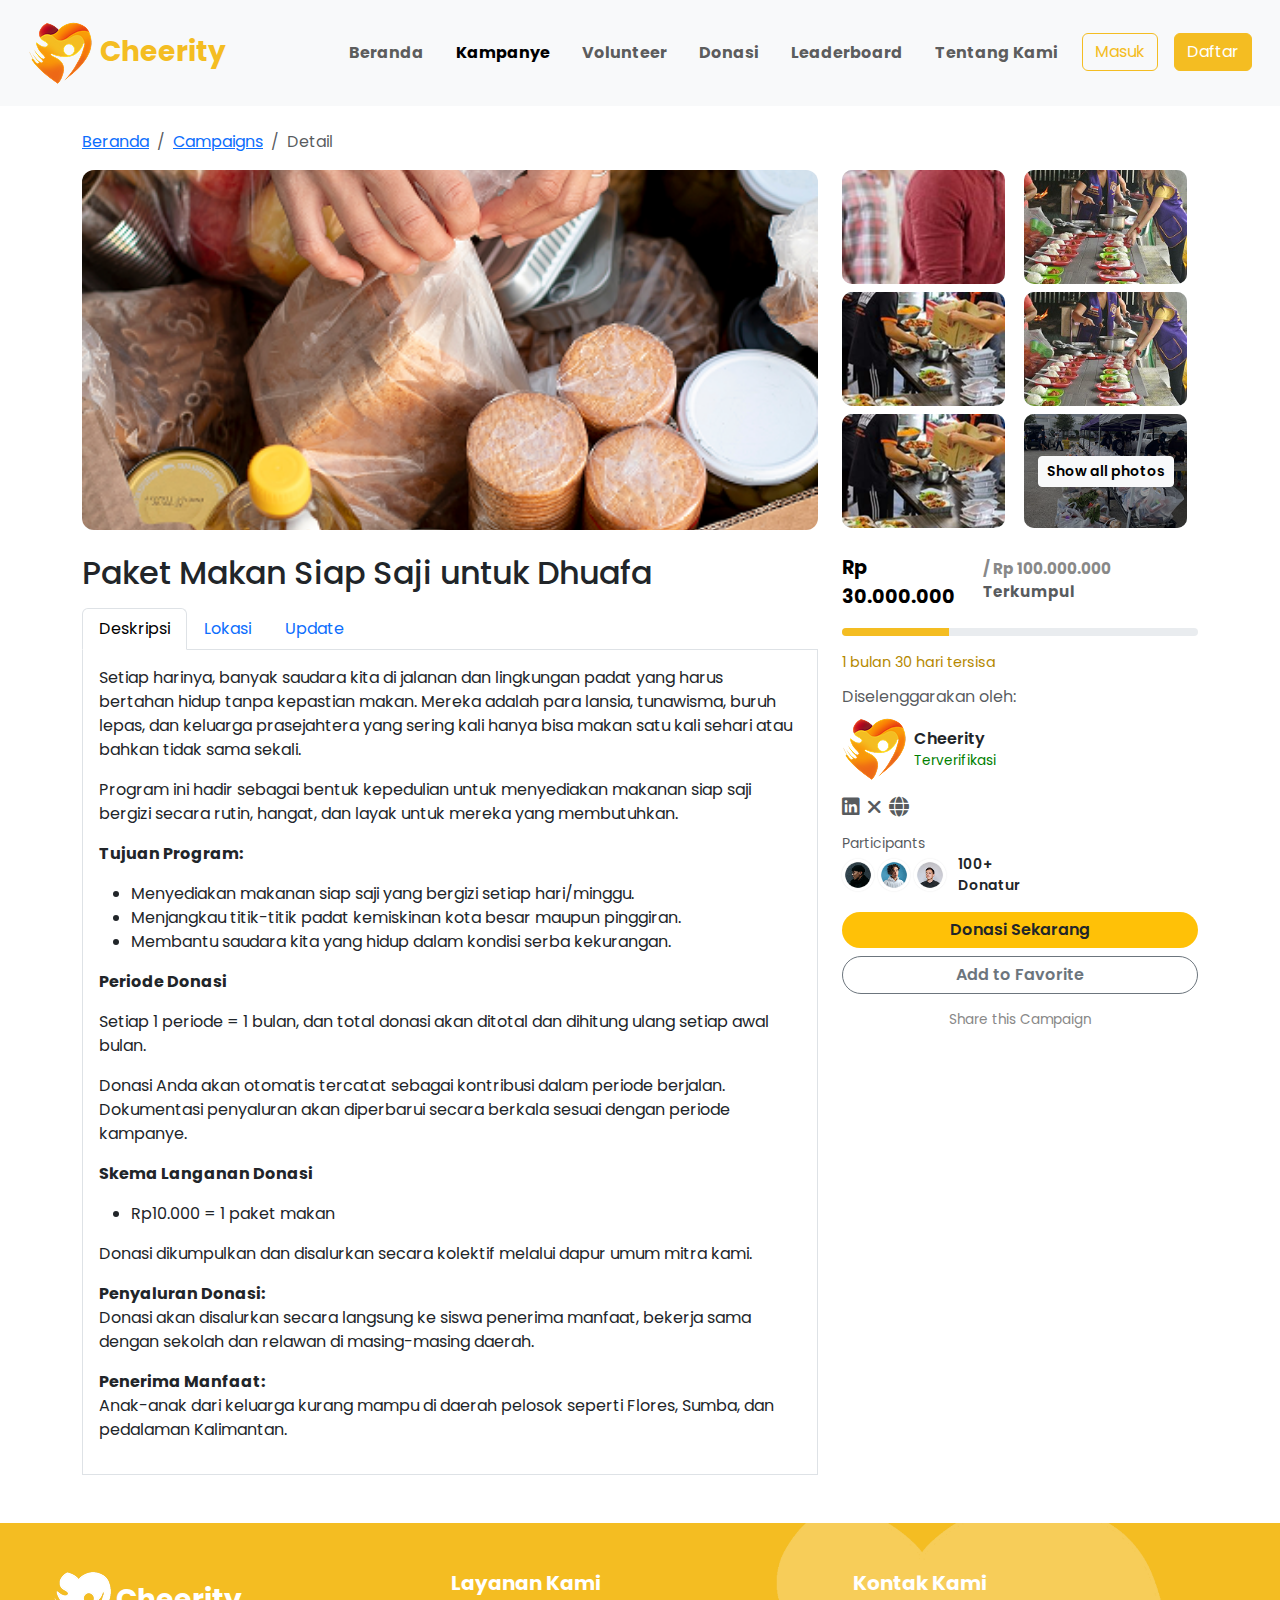
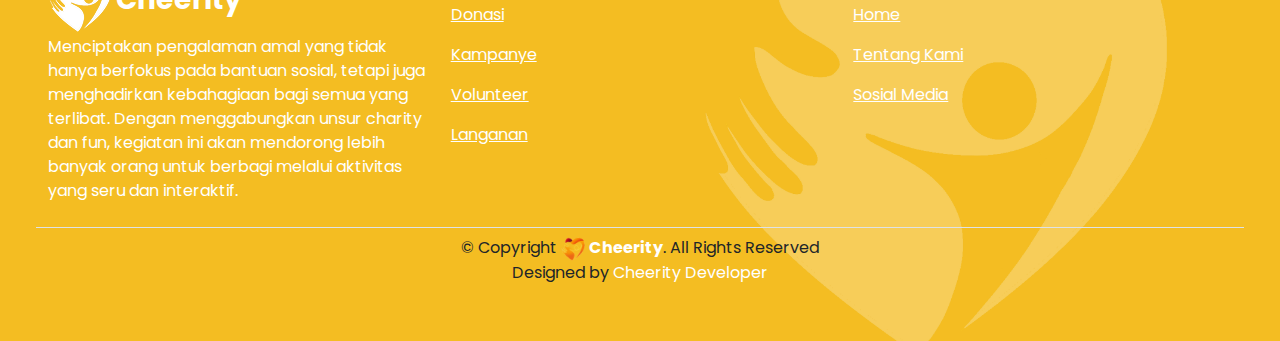
<file: detail-campaign.html>
<!DOCTYPE html>
<html lang="id">

<head>
    <meta charset="UTF-8" />
    <meta name="viewport" content="width=device-width, initial-scale=1.0" />
    <title>Cheerity-Detail Kampanye</title>
    <link rel="stylesheet" href="bootstrap/css/bootstrap.min.css" />
    <link rel="stylesheet" href="bootstrap/css/extbootstrap.css" />
    <link rel="shortcut icon" href="assets/image/Logo_cheerity.png" type="image/x-icon" />
    <link href="https://cdnjs.cloudflare.com/ajax/libs/font-awesome/6.0.0-beta3/css/all.min.css" rel="stylesheet" />
</head>

<body>
    <nav class="navbar navbar-expand-lg navbar-light bg-light p-3">
        <div class="container-fluid">
            <a class="navbar-brand fw-bold fs-3" href="#" style="color: #F4BD22;"><img
                    src="assets/image/Logo_cheerity.png" alt="Logo_cheerity" class="me-2">Cheerity</a>
            <button class="navbar-toggler" type="button" data-bs-toggle="collapse" data-bs-target="#navbarNav"
                aria-controls="navbarNav" aria-expanded="false" aria-label="Toggle navigation">
                <span class="navbar-toggler-icon"></span>
            </button>
            <div class="collapse navbar-collapse" id="navbarNav">
                <ul class="navbar-nav ms-auto">
                    <li class="nav-item me-3">
                        <a class="nav-link fw-bold" aria-current="page" href="index.html">Beranda</a>
                    </li>
                    <li class="nav-item me-3">
                        <a class="nav-link active fw-bold" href="campaign.html">Kampanye</a>
                    </li>
                    <li class="nav-item me-3">
                        <a class="nav-link fw-bold" href="#">Volunteer</a>
                    </li>
                    <li class="nav-item me-3">
                        <a class="nav-link fw-bold" href="planning.html">Donasi</a>
                    </li>
                    <li class="nav-item me-3">
                        <a class="nav-link fw-bold" href="#">Leaderboard</a>
                    </li>
                    <li class="nav-item me-3">
                        <a class="nav-link fw-bold" href="#">Tentang Kami</a>
                    </li>
                    <li class="nav-item me-3">
                        <a class="btn btn-outline-primary" href="#">Masuk</a>
                    </li>
                    <li class="nav-item">
                        <a class="btn btn-primary" href="#">Daftar</a>
                    </li>
                </ul>
            </div>
        </div>
    </nav>

    <div class="container my-4">
        <div aria-label="breadcrumb">
            <ol class="breadcrumb">
                <li class="breadcrumb-item"><a href="./index.html">Beranda</a></li>
                <li class="breadcrumb-item"><a href="./campaign.html">Campaigns</a></li>
                <li class="breadcrumb-item active" aria-current="page">Detail</li>
            </ol>
        </div>

        <!-- BAGIAN ATAS -->
        <div class="row">
            <!-- Gambar besar -->
            <div class="col-md-8 mb-4">
                <img src="assets/image/cheerity_img5.png" alt="Beasiswa untuk Anak Pelosok" class="campaign-image">
            </div>

            <!-- Gambar kecil gallery -->
            <div class="col-md-4 mb-4">
                <div class="row g-2">
                    <div class="col-6">
                        <div class="gallery-thumb"
                            style="width: 163px; height: 114px; background: #e0e3e7; overflow: hidden; position: relative;">
                            <img src="assets/image/foto4.png" alt="Foto 4" class="img-fluid"
                                style="width: 100%; height: 100%; object-fit: cover;">
                        </div>
                    </div>
                    <div class="col-6">
                        <div class="gallery-thumb"
                            style="width: 163px; height: 114px; background: #e0e3e7; overflow: hidden; position: relative;">
                            <img src="assets/image/foto1.png" alt="Foto 1" class="img-fluid"
                                style="width: 100%; height: 100%; object-fit: cover;">
                        </div>
                    </div>
                    <div class="col-6">
                        <div class="gallery-thumb"
                            style="width: 163px; height: 114px; background: #e0e3e7; overflow: hidden; position: relative;">
                            <img src="assets/image/foto2.png" alt="Foto 2" class="img-fluid"
                                style="width: 100%; height: 100%; object-fit: cover;">
                        </div>
                    </div>
                    <div class="col-6">
                        <div class="gallery-thumb"
                            style="width: 163px; height: 114px; background: #e0e3e7; overflow: hidden; position: relative;">
                            <img src="assets/image/foto1.png" alt="Foto 1" class="img-fluid"
                                style="width: 100%; height: 100%; object-fit: cover;">
                        </div>
                    </div>
                    <div class="col-6">
                        <div class="gallery-thumb"
                            style="width: 163px; height: 114px; background: #e0e3e7; overflow: hidden; position: relative;">
                            <img src="assets/image/foto2.png" alt="Foto 2" class="img-fluid"
                                style="width: 100%; height: 100%; object-fit: cover;">
                        </div>
                    </div>
                    <div class="col-6">
                        <div class="gallery-thumb position-relative"
                            style="width: 163px; height: 114px; background: #e0e3e7; overflow: hidden;">
                            <img src="assets/image/foto3.png" alt="Foto 3" class="img-fluid"
                                style="width: 100%; height: 100%; object-fit: cover;">
                            <div class="position-absolute top-0 start-0 w-100 h-100 d-flex justify-content-center align-items-center"
                                style="background-color: rgba(0, 0, 0, 0.4);">
                                <button onclick="showAllPhotos()" class="btn btn-light btn-sm fw-semibold">
                                    Show all photos
                                </button>
                            </div>
                        </div>
                    </div>
                </div>
            </div>
            
            <script>
                function showAllPhotos() {
                    // Ganti dengan aksi sesuai kebutuhan
                    alert("Menampilkan semua foto...");
                }
            </script>            
        </div>

        <!-- BAGIAN BAWAH -->
        <div class="row">
            <!-- Kiri: Deskripsi dan tab -->
            <div class="col-lg-8 mb-4">
                <h2 class="mb-3">Paket Makan Siap Saji untuk Dhuafa</h2>

                <!-- Tab Navigasi -->
                <ul class="nav nav-tabs" id="campaignTab" role="tablist">
                    <li class="nav-item" role="presentation">
                        <button class="nav-link active" id="description-tab" data-bs-toggle="tab"
                            data-bs-target="#description" type="button">Deskripsi</button>
                    </li>
                    <li class="nav-item" role="presentation">
                        <button class="nav-link" id="location-tab" data-bs-toggle="tab" data-bs-target="#location"
                            type="button">Lokasi</button>
                    </li>
                    <li class="nav-item" role="presentation">
                        <button class="nav-link" id="update-tab" data-bs-toggle="tab" data-bs-target="#update"
                            type="button">Update</button>
                    </li>
                </ul>

                <!-- Tab Konten -->
                <div class="tab-content border border-top-0 p-3 bg-white" id="campaignTabContent">
                    <div class="tab-pane fade show active" id="description" role="tabpanel">
                        <p>Setiap harinya, banyak saudara kita di jalanan dan lingkungan padat yang harus bertahan hidup tanpa kepastian makan. Mereka adalah para lansia, tunawisma, buruh lepas, dan keluarga prasejahtera yang sering kali hanya bisa makan satu kali sehari atau bahkan tidak sama sekali.</p>
                        <p>Program ini hadir sebagai bentuk kepedulian untuk menyediakan makanan siap saji bergizi secara rutin, hangat, dan layak untuk mereka yang membutuhkan.</p>
                        <p><strong>Tujuan Program:</strong></p>
                        <ul>
                            <li>Menyediakan makanan siap saji yang bergizi setiap hari/minggu.</li>
                            <li>Menjangkau titik-titik padat kemiskinan kota besar maupun pinggiran.</li>
                            <li>Membantu saudara kita yang hidup dalam kondisi serba kekurangan.</li>
                        </ul>
                        <p><strong>Periode Donasi</strong></p>
                        <p>Setiap 1 periode = 1 bulan, dan total donasi akan ditotal dan dihitung ulang setiap awal bulan.</p>
                        <p>Donasi Anda akan otomatis tercatat sebagai kontribusi dalam periode berjalan. Dokumentasi penyaluran akan diperbarui secara berkala sesuai dengan periode kampanye.</p>
                        <p><strong>Skema Langanan Donasi</strong></p>
                        <ul>
                            <li>Rp10.000 = 1 paket makan</li>
                        </ul>
                        <P>Donasi dikumpulkan dan disalurkan secara kolektif melalui dapur umum mitra kami.</P>
                        <p><strong>Penyaluran Donasi:</strong><br>
                            Donasi akan disalurkan secara langsung ke siswa penerima manfaat, bekerja sama dengan
                            sekolah dan relawan di masing-masing daerah.
                        </p>
                        <p><strong>Penerima Manfaat:</strong><br>
                            Anak-anak dari keluarga kurang mampu di daerah pelosok seperti Flores, Sumba, dan pedalaman
                            Kalimantan.</p>
                    </div>
                    <div class="tab-pane fade" id="location" role="tabpanel">
                        <h6>Lokasi Penyaluran Beasiswa</h6>
                        <p>Dusun Pangi, Desa Tinambu, Kec. Parigi Selatan, Kab. Parigi Moutong, Sulawesi Tengah.</p>
                        <iframe
                            src="https://www.google.com/maps/embed?pb=!1m18!1m12!1m3!1d63831.75279612166!2d120.02262040995502!3d-0.7411193084152852!2m3!1f0!2f0!3f0!3m2!1i1024!2i768!4f13.1!3m3!1m2!1s0x2d8bdc27b2581fc9%3A0xf2e5896af97120f3!2sPangi%2C%20Kec.%20Parigi%20Utara%2C%20Kabupaten%20Parigi%20Moutong%2C%20Sulawesi%20Tengah!5e0!3m2!1sid!2sid!4v1744657048337!5m2!1sid!2sid"
                            width="700" height="350" style="border:0;" allowfullscreen="" loading="lazy"
                            referrerpolicy="no-referrer-when-downgrade"></iframe>
                    </div>
                    <div class="tab-pane fade" id="update" role="tabpanel">
                        <h6>Dokumentasi Donasi</h6>
                        <p>Pada Jumat, 12 April 2024, kami menyalurkan 100 paket makan siap saji di Tanah Abang, Jakarta
                            Timur.</p>
                        <div class="col-md-12 mb-4">
                            <div class="d-flex flex-nowrap overflow-auto">
                                <div class="gallery-thumb me-2"
                                    style="width: 163px; height: 120px; background: #e0e3e7; overflow: hidden;">
                                    <img src="assets/image/foto1.png" alt="Foto 1" class="img-fluid"
                                        style="width: 100%; height: 100%; object-fit: cover;">
                                </div>
                                <div class="gallery-thumb me-2"
                                    style="width: 163px; height: 120px; background: #e0e3e7; overflow: hidden;">
                                    <img src="assets/image/foto2.png" alt="Foto 2" class="img-fluid"
                                        style="width: 100%; height: 100%; object-fit: cover;">
                                </div>
                                <div class="gallery-thumb me-2"
                                    style="width: 163px; height: 120px; background: #e0e3e7; overflow: hidden;">
                                    <img src="assets/image/foto3.png" alt="Foto 3" class="img-fluid"
                                        style="width: 100%; height: 100%; object-fit: cover;">
                                </div>
                                <div class="gallery-thumb me-2"
                                    style="width: 163px; height: 120px; background: #e0e3e7; overflow: hidden;">
                                    <img src="assets/image/foto4.png" alt="Foto 4" class="img-fluid"
                                        style="width: 100%; height: 100%; object-fit: cover;">
                                </div>
                            </div>
                        </div>
                    </div>
                </div>
            </div>

            <!-- Kanan: Donasi Box -->
            <div class="col-lg-4">
                <div class="donation-box">
                    <div class="d-flex align-items-center mb-2">
                        <div class="d-flex align-items-baseline donation-goal mb-2">
                            <div>Rp 30.000.000</div>
                            <div class="donation-target ms-1">/ Rp 100.000.000 <span class="text-muted">Terkumpul</span>
                            </div>
                        </div>
                    </div>

                    <div class="progress mb-3" style="height: 8px;">
                        <div class="progress-bar" style="width: 30%; background-color: #f4bd22;"></div>
                    </div>
                    <div class="donation-time">1 bulan 30 hari tersisa</div>

                    <div class="mb-2 text-muted">Diselenggarakan oleh:</div>
                    <div class="d-flex align-items-center mb-3">
                        <img src="assets/image/Logo_cheerity.png" alt="Organizer" class="me-2" />
                        <div>
                            <p class="organizer-info mb-0">Cheerity</p>
                            <p class="organizer-verified mb-0">Terverifikasi</p>
                        </div>
                    </div>

                    <div class="mb-3 d-flex gap-2 fs-5 text-muted">
                        <i class="fab fa-linkedin"></i>
                        <i class="fas fa-times"></i>
                        <i class="fas fa-globe"></i>
                    </div>

                    <div class="mb-3">
                        <div class="text-muted small">Participants</div>
                        <div class="d-flex align-items-center">
                            <div class="donation-participants d-flex">
                                <img src="assets/image/Avatar.png" alt="User" />
                                <img src="assets/image/Avatar2.png" alt="User" />
                                <img src="assets/image/Avatar3.png" alt="User" />
                            </div>
                            <span class="ms-2 small fw-semibold">100+<br>Donatur</span>
                        </div>
                    </div>

                    <div class="donation-buttons">
                        <a href="./bayar-campaign.html" class="btn btn-donate w-100 mb-2">Donasi Sekarang</a>
                        <button class="btn btn-outline-secondary w-100">Add to Favorite</button>
                    </div>

                    <div class="share-text mt-3">Share this Campaign</div>
                </div>
            </div>
        </div>
    </div>

    <footer>
        <div class="container-fluid p-5 bg-cheerity-footer" style="background-color: #F4BD22;">
            <div class="row">
                <div class="col-4">
                    <div class="d-flex flex-wrap align-items-center gap-1">
                        <img src="assets/image/Logo_putih.png" alt="Logo_cheerity" class="img-fluid" width="64" height="64">
                        <h3 class="fw-bold text-white">Cheerity</h3>
                    </div>
                    <p class="text-white text-justify">Menciptakan pengalaman amal yang tidak hanya berfokus pada bantuan sosial, tetapi juga menghadirkan kebahagiaan bagi semua yang terlibat. Dengan menggabungkan unsur charity dan fun, kegiatan ini akan mendorong lebih banyak orang untuk berbagi melalui aktivitas yang seru dan interaktif.</p>   
                </div>
                <div class="col-4">
                    <h5 class="fw-bold text-white">Layanan Kami</h5>
                    <ul class="list-unstyled">
                        <li class="mb-3"><a href="#" class="text-white">Donasi</a></li>
                        <li class="mb-3"><a href="#" class="text-white">Kampanye</a></li>
                        <li class="mb-3"><a href="#" class="text-white">Volunteer</a></li>
                        <li class="mb-3"><a href="#" class="text-white">Langanan</a></li>
                    </ul>
                </div>
                <div class="col-4">
                    <h5 class="fw-bold text-white">Kontak Kami</h5>
                    <ul class="list-unstyled">
                        <li class="mb-3"><a href="#" class="text-white">Home</a></li>
                        <li class="mb-3"><a href="#" class="text-white">Tentang Kami</a></li>
                        <li class="mb-3"><a href="#" class="text-white">Sosial Media</a></li>
                    </ul>
                </div>
            </div>
            <div class="row border-top d-flex align-content-center mt-2">
                <div class="col-12 text-center p-2">
                    <div>© Copyright <strong><img src="assets/image/Logo_cheerity.png" alt="Logo_cheerity" srcset="" width="24" height="24" class="me-1"><span class="text-white">Cheerity</span></strong>. All Rights Reserved</div>
                    <div>Designed by <a href="#" style="text-decoration: none; color: #ffffff;">Cheerity Developer</a></div>
                </div>
            </div>
        </div>
    </footer>
    <script src="bootstrap/js/bootstrap.min.js"></script>
    <script src="https://cdn.jsdelivr.net/npm/bootstrap@5.3.2/dist/js/bootstrap.bundle.min.js"></script>
</body>

</html>
</file>
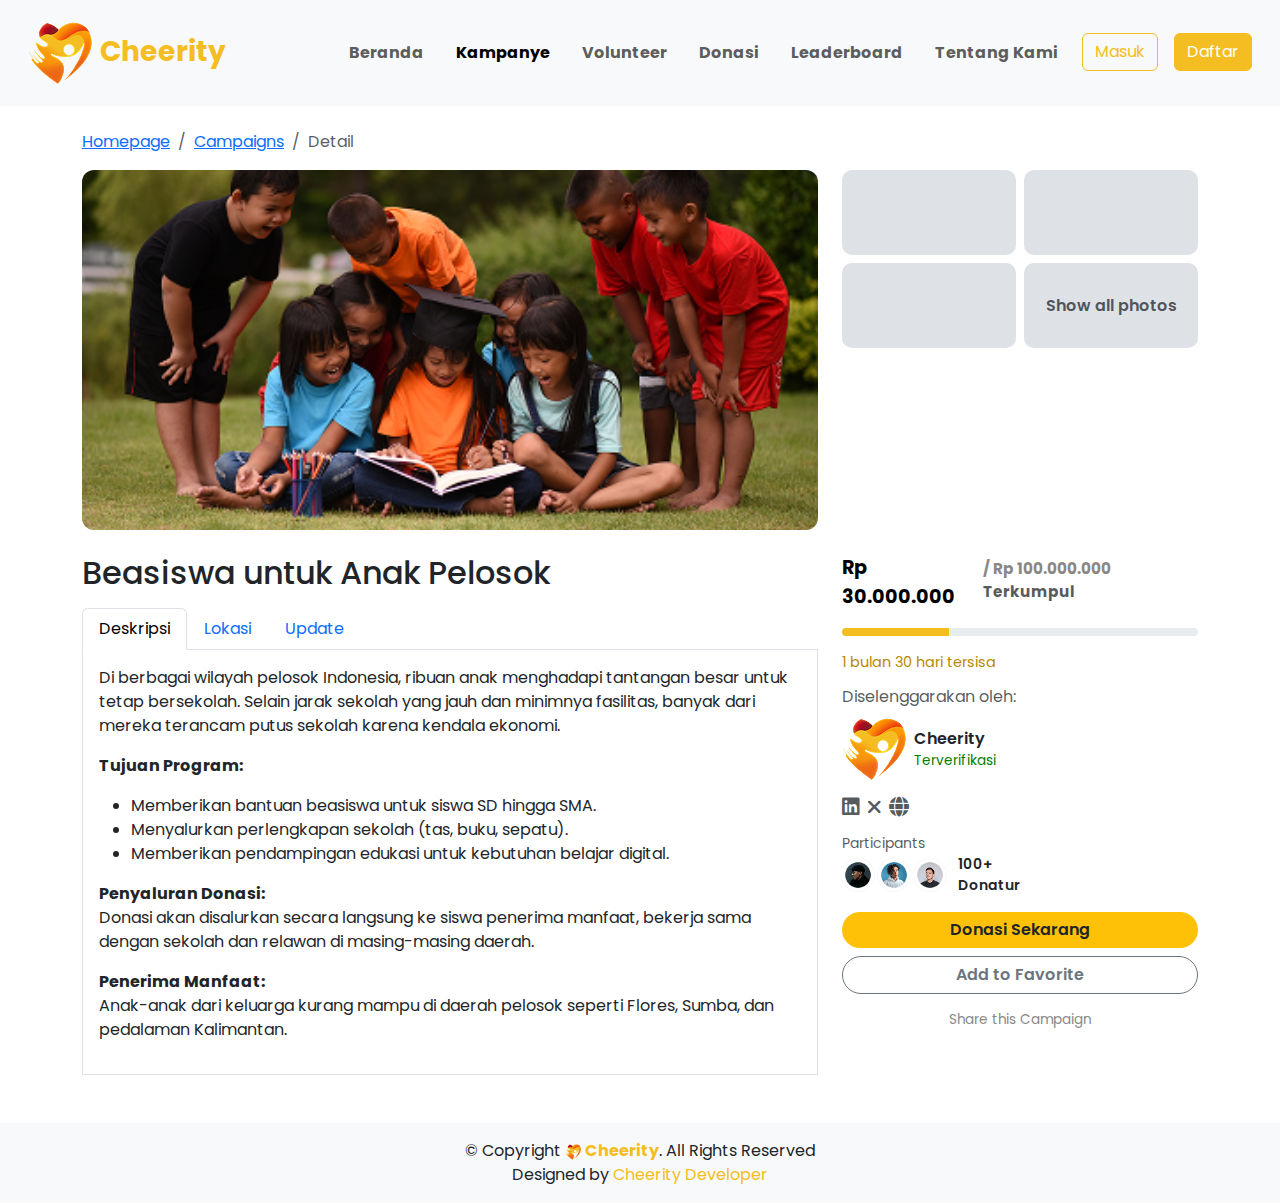
<file: detail.html>
<!DOCTYPE html>
<html lang="id">

<head>
    <meta charset="UTF-8" />
    <meta name="viewport" content="width=device-width, initial-scale=1.0" />
    <title>Cheerity-Detail Kampanye</title>
    <link rel="stylesheet" href="bootstrap/css/bootstrap.min.css" />
    <link rel="stylesheet" href="bootstrap/css/extbootstrap.css" />
    <link rel="shortcut icon" href="assets/image/Logo_cheerity.png" type="image/x-icon" />
    <link href="https://cdnjs.cloudflare.com/ajax/libs/font-awesome/6.0.0-beta3/css/all.min.css" rel="stylesheet" />
    <style>
        .campaign-image {
            width: 100%;
            height: 360px;
            object-fit: cover;
            border-radius: 12px;
        }

        .gallery-thumb {
            width: 100%;
            height: 85px;
            object-fit: cover;
            border-radius: 10px;
            background-color: #dee2e6;
        }

        .progress {
            height: 10px;
        }

        .progress-bar {
            background-color: #ffc107;
        }

        .btn-donate {
            background-color: #ffc107;
            border: none;
        }

        .btn-donate:hover {
            background-color: #e0a800;
        }

        .donation-goal {
            font-size: 1.2rem;
            font-weight: bold;
            color: #000;
        }

        .donation-target {
            color: #888;
            font-size: 0.95rem;
        }

        .donation-time {
            color: #b58900;
            font-size: 0.9rem;
            margin-bottom: 12px;
        }

        .donation-organizer img {
            width: 40px;
            height: 40px;
            object-fit: cover;
            border-radius: 50%;
            background-color: #dee2e6;
        }

        .organizer-info {
            font-weight: 600;
            margin-bottom: 0;
        }

        .organizer-verified {
            font-size: 0.85rem;
            color: green;
        }

        .donation-participants img {
            width: 32px;
            height: 32px;
            border-radius: 50%;
            object-fit: cover;
            margin-right: 4px;
            border: 2px solid #fff;
            box-shadow: 0 0 2px rgba(0, 0, 0, 0.1);
        }

        .donation-buttons .btn {
            border-radius: 25px;
            font-weight: 600;
        }

        .share-text {
            font-size: 0.85rem;
            color: #888;
            text-align: center;
            margin-top: 8px;
        }
    </style>
</head>

<body>
    <nav class="navbar navbar-expand-lg navbar-light bg-light p-3">
        <div class="container-fluid">
            <a class="navbar-brand fw-bold fs-3" href="#" style="color: #F4BD22;"><img
                    src="assets/image/Logo_cheerity.png" alt="Logo_cheerity" class="me-2">Cheerity</a>
            <button class="navbar-toggler" type="button" data-bs-toggle="collapse" data-bs-target="#navbarNav"
                aria-controls="navbarNav" aria-expanded="false" aria-label="Toggle navigation">
                <span class="navbar-toggler-icon"></span>
            </button>
            <div class="collapse navbar-collapse" id="navbarNav">
                <ul class="navbar-nav ms-auto">
                    <li class="nav-item me-3">
                        <a class="nav-link fw-bold" aria-current="page" href="index.html">Beranda</a>
                    </li>
                    <li class="nav-item me-3">
                        <a class="nav-link active fw-bold" href="campaign.html">Kampanye</a>
                    </li>
                    <li class="nav-item me-3">
                        <a class="nav-link fw-bold" href="#">Volunteer</a>
                    </li>
                    <li class="nav-item me-3">
                        <a class="nav-link fw-bold" href="planning.html">Donasi</a>
                    </li>
                    <li class="nav-item me-3">
                        <a class="nav-link fw-bold" href="#">Leaderboard</a>
                    </li>
                    <li class="nav-item me-3">
                        <a class="nav-link fw-bold" href="#">Tentang Kami</a>
                    </li>
                    <li class="nav-item me-3">
                        <a class="btn btn-outline-primary" href="#">Masuk</a>
                    </li>
                    <li class="nav-item">
                        <a class="btn btn-primary" href="#">Daftar</a>
                    </li>
                </ul>
            </div>
        </div>
    </nav>


    <div class="container my-4">
        <div aria-label="breadcrumb">
            <ol class="breadcrumb">
                <li class="breadcrumb-item"><a href="#">Homepage</a></li>
                <li class="breadcrumb-item"><a href="#">Campaigns</a></li>
                <li class="breadcrumb-item active" aria-current="page">Detail</li>
            </ol>
        </div>

        <!-- BAGIAN ATAS -->
        <div class="row">
            <!-- Gambar besar -->
            <div class="col-md-8 mb-4">
                <img src="assets/image/kampanye.png" alt="Beasiswa untuk Anak Pelosok" class="campaign-image">
            </div>

            <!-- Gambar kecil gallery -->
            <div class="col-md-4 mb-4">
                <div class="row g-2">
                    <div class="col-6">
                        <div class="gallery-thumb"></div>
                    </div>
                    <div class="col-6">
                        <div class="gallery-thumb"></div>
                    </div>
                    <div class="col-6">
                        <div class="gallery-thumb"></div>
                    </div>
                    <div class="col-6">
                        <div
                            class="gallery-thumb d-flex justify-content-center align-items-center text-muted fw-semibold">
                            Show all photos</div>
                    </div>
                </div>
            </div>
        </div>

        <!-- BAGIAN BAWAH -->
        <div class="row">
            <!-- Kiri: Deskripsi dan tab -->
            <div class="col-lg-8 mb-4">
                <h2 class="mb-3">Beasiswa untuk Anak Pelosok</h2>

                <!-- Tab Navigasi -->
                <ul class="nav nav-tabs" id="campaignTab" role="tablist">
                    <li class="nav-item" role="presentation">
                        <button class="nav-link active" id="description-tab" data-bs-toggle="tab"
                            data-bs-target="#description" type="button">Deskripsi</button>
                    </li>
                    <li class="nav-item" role="presentation">
                        <button class="nav-link" id="location-tab" data-bs-toggle="tab" data-bs-target="#location"
                            type="button">Lokasi</button>
                    </li>
                    <li class="nav-item" role="presentation">
                        <button class="nav-link" id="update-tab" data-bs-toggle="tab" data-bs-target="#update"
                            type="button">Update</button>
                    </li>
                </ul>

                <!-- Tab Konten -->
                <div class="tab-content border border-top-0 p-3 bg-white" id="campaignTabContent">
                    <div class="tab-pane fade show active" id="description" role="tabpanel">
                        <p>Di berbagai wilayah pelosok Indonesia, ribuan anak menghadapi tantangan besar untuk tetap
                            bersekolah. Selain jarak sekolah yang jauh dan minimnya fasilitas, banyak dari mereka
                            terancam putus sekolah karena kendala ekonomi.</p>
                        <p><strong>Tujuan Program:</strong></p>
                        <ul>
                            <li>Memberikan bantuan beasiswa untuk siswa SD hingga SMA.</li>
                            <li>Menyalurkan perlengkapan sekolah (tas, buku, sepatu).</li>
                            <li>Memberikan pendampingan edukasi untuk kebutuhan belajar digital.</li>
                        </ul>
                        <p><strong>Penyaluran Donasi:</strong><br>
                            Donasi akan disalurkan secara langsung ke siswa penerima manfaat, bekerja sama dengan
                            sekolah dan relawan di masing-masing daerah.
                        </p>
                        <p><strong>Penerima Manfaat:</strong><br>
                            Anak-anak dari keluarga kurang mampu di daerah pelosok seperti Flores, Sumba, dan pedalaman
                            Kalimantan.</p>
                    </div>
                    <div class="tab-pane fade" id="location" role="tabpanel">Flores, Sumba, Kalimantan</div>
                    <div class="tab-pane fade" id="update" role="tabpanel">Update akan muncul di sini.</div>
                </div>
            </div>

            <!-- Kanan: Donasi Box -->
            <div class="col-lg-4">
                <div class="donation-box">
                    <div class="d-flex align-items-center mb-2">
                        <div class="d-flex align-items-baseline donation-goal mb-2">
                            <div>Rp 30.000.000</div>
                            <div class="donation-target ms-1">/ Rp 100.000.000 <span class="text-muted">Terkumpul</span></div>
                        </div>                        
                    </div>

                    <div class="progress mb-3" style="height: 8px;">
                        <div class="progress-bar" style="width: 30%; background-color: #f4bd22;"></div>
                    </div>
                    <div class="donation-time">1 bulan 30 hari tersisa</div>

                    <div class="mb-2 text-muted">Diselenggarakan oleh:</div>
                    <div class="d-flex align-items-center mb-3">
                        <img src="assets/image/Logo_cheerity.png" alt="Organizer" class="me-2" />
                        <div>
                            <p class="organizer-info mb-0">Cheerity</p>
                            <p class="organizer-verified mb-0">Terverifikasi</p>
                        </div>
                    </div>

                    <div class="mb-3 d-flex gap-2 fs-5 text-muted">
                        <i class="fab fa-linkedin"></i>
                        <i class="fas fa-times"></i>
                        <i class="fas fa-globe"></i>
                    </div>

                    <div class="mb-3">
                        <div class="text-muted small">Participants</div>
                        <div class="d-flex align-items-center">
                            <div class="donation-participants d-flex">
                                <img src="assets/image/Avatar.png" alt="User" />
                                <img src="assets/image/Avatar2.png" alt="User" />
                                <img src="assets/image/Avatar3.png" alt="User" />
                            </div>
                            <span class="ms-2 small fw-semibold">100+<br>Donatur</span>
                        </div>
                    </div>

                    <div class="donation-buttons">
                        <button class="btn btn-donate w-100 mb-2">Donasi Sekarang</button>
                        <button class="btn btn-outline-secondary w-100">Add to Favorite</button>
                    </div>

                    <div class="share-text mt-3">Share this Campaign</div>
                </div>
            </div>
        </div>
    </div>

    <footer class="bg-light p-2 p-md-3 text-center ">
        <div class="copyright">© Copyright <strong><img src="assets/image/Logo_cheerity.png" alt="Logo_cheerity"
                    srcset="" width="16" height="16" class="me-1"><span
                    style="color: #F4BD22;">Cheerity</span></strong>. All Rights Reserved</div>
        <div class="credits">Designed by <a href="#" style="text-decoration: none; color: #F4BD22;">Cheerity
                Developer</a></div>
    </footer>
    <script src="bootstrap/js/bootstrap.min.js"></script>
    <script src="https://cdn.jsdelivr.net/npm/bootstrap@5.3.2/dist/js/bootstrap.bundle.min.js"></script>
</body>

</html>
</file>
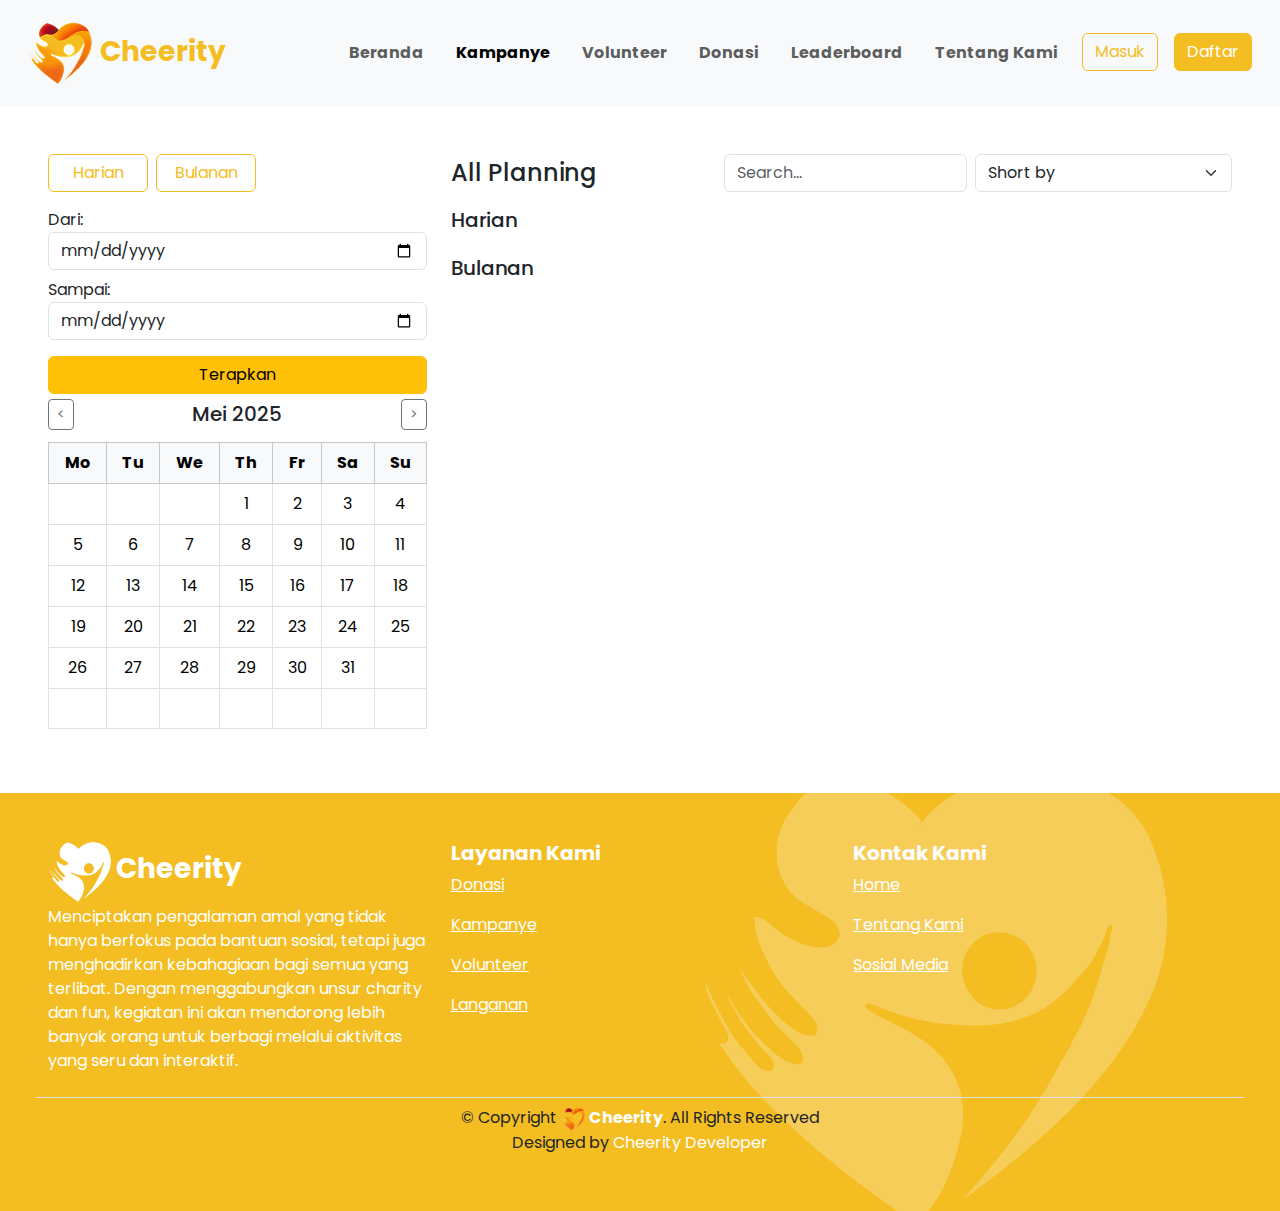
<file: planning.html>
<!DOCTYPE html>
<html lang="en">

<head>
    <meta charset="UTF-8" />
    <meta name="viewport" content="width=device-width, initial-scale=1.0" />
    <title>Cheerity - Planning</title>
    <link rel="stylesheet" href="bootstrap/css/bootstrap.min.css" />
    <link rel="stylesheet" href="bootstrap/css/extbootstrap.css" />
    <link rel="shortcut icon" href="assets/image/Logo_cheerity.png" type="image/x-icon" />
    <link href="https://cdnjs.cloudflare.com/ajax/libs/font-awesome/6.0.0-beta3/css/all.min.css" rel="stylesheet" />
</head>

<body>
    <!-- NAVBAR -->
    <nav class="navbar navbar-expand-lg navbar-light bg-light p-3">
        <div class="container-fluid">
            <a class="navbar-brand fw-bold fs-3" href="#" style="color: #F4BD22;">
                <img src="assets/image/Logo_cheerity.png" alt="Logo_cheerity" class="me-2">Cheerity</a>
            <button class="navbar-toggler" type="button" data-bs-toggle="collapse" data-bs-target="#navbarNav">
                <span class="navbar-toggler-icon"></span>
            </button>
            <div class="collapse navbar-collapse" id="navbarNav">
                <ul class="navbar-nav ms-auto">
                    <li class="nav-item me-3"><a class="nav-link fw-bold" href="index.html">Beranda</a></li>
                    <li class="nav-item me-3"><a class="nav-link active fw-bold" href="campaign.html">Kampanye</a></li>
                    <li class="nav-item me-3"><a class="nav-link fw-bold" href="#">Volunteer</a></li>
                    <li class="nav-item me-3"><a class="nav-link fw-bold" href="planning.html">Donasi</a></li>
                    <li class="nav-item me-3"><a class="nav-link fw-bold" href="#">Leaderboard</a></li>
                    <li class="nav-item me-3"><a class="nav-link fw-bold" href="#">Tentang Kami</a></li>
                    <li class="nav-item me-3"><a class="btn btn-outline-primary" href="#">Masuk</a></li>
                    <li class="nav-item"><a class="btn btn-primary" href="#">Daftar</a></li>
                </ul>
            </div>
        </div>
    </nav>

    <!-- Main Content -->
    <main class="py-5">
        <div class="container-fluid px-5">
            <div class="row">
                <!-- Kalender dan Form -->
                <div class="col-md-4">
                    <div class="calendar">
                        <div class="form-toggle mb-3 d-flex gap-2">
                            <button class="btn btn-outline-primary" onclick="toggleForm('harian')">Harian</button>
                            <button class="btn btn-outline-primary" onclick="toggleForm('bulanan')">Bulanan</button>
                        </div>

                        <!-- Form Harian -->
                        <div id="formHarian">
                            <label for="start">Dari:</label>
                            <input type="date" id="start" class="form-control mb-2" />
                            <label for="end">Sampai:</label>
                            <input type="date" id="end" class="form-control mb-3" />
                            <button class="btn btn-warning w-100" onclick="savePlanning('harian')">Terapkan</button>
                        </div>

                        <!-- Form Bulanan -->
                        <div id="formBulanan" style="display: none;">
                            <label for="bulanMulai">Bulan Mulai:</label>
                            <select id="bulanMulai" class="form-control mb-2"></select>
                            <label for="bulanSampai">Bulan Sampai:</label>
                            <select id="bulanSampai" class="form-control mb-2"></select>
                            <label for="tahunBulanan">Tahun:</label>
                            <input type="number" id="tahunBulanan" class="form-control mb-3" placeholder="2025" />
                            <button class="btn btn-warning w-100" onclick="savePlanning('bulanan')">Terapkan</button>
                        </div>

                        <div class="d-flex justify-content-between align-items-center">
                            <button class="btn btn-sm btn-outline-secondary" onclick="changeMonth(-1)">&lt;</button>
                            <h5 class="text-center my-2" id="calendar-title">Mei 2025</h5>
                            <button class="btn btn-sm btn-outline-secondary" onclick="changeMonth(1)">&gt;</button>
                        </div>

                        <table class="table table-bordered mt-2">
                            <thead class="table-light">
                                <tr>
                                    <th>Mo</th>
                                    <th>Tu</th>
                                    <th>We</th>
                                    <th>Th</th>
                                    <th>Fr</th>
                                    <th>Sa</th>
                                    <th>Su</th>
                                </tr>
                            </thead>
                            <tbody id="calendar-body"></tbody>
                        </table>
                    </div>
                </div>

                <!-- List Donasi -->
                <div class="col-md-8">
                    <div>
                        <div class="d-flex justify-content-between align-items-center mb-3">
                            <h4 class="mb-0">All Planning</h4>
                            <div class="d-flex gap-2">
                                <input type="text" class="form-control" id="searchInput" placeholder="Search..." />
                                <select id="sortSelect" class="form-select">
                                    <option value="">Short by</option>
                                    <option value="name-asc">Nama A-Z</option>
                                    <option value="name-desc">Nama Z-A</option>
                                    <option value="date-asc">Tanggal Awal</option>
                                    <option value="date-desc">Tanggal Akhir</option>
                                </select>
                            </div>
                        </div>
                        <div>
                            <h5>Harian</h5>
                            <div id="donationListHarian"></div>
                            <h5 class="mt-4">Bulanan</h5>
                            <div id="donationListBulanan"></div>
                        </div>
                    </div>
                </div>
            </div>
        </div>
    </main>

    <footer>
        <div class="container-fluid p-5 bg-cheerity-footer" style="background-color: #F4BD22;">
            <div class="row">
                <div class="col-4">
                    <div class="d-flex flex-wrap align-items-center gap-1">
                        <img src="assets/image/Logo_putih.png" alt="Logo_cheerity" class="img-fluid" width="64" height="64">
                        <h3 class="fw-bold text-white">Cheerity</h3>
                    </div>
                    <p class="text-white text-justify">Menciptakan pengalaman amal yang tidak hanya berfokus pada bantuan sosial, tetapi juga menghadirkan kebahagiaan bagi semua yang terlibat. Dengan menggabungkan unsur charity dan fun, kegiatan ini akan mendorong lebih banyak orang untuk berbagi melalui aktivitas yang seru dan interaktif.</p>   
                </div>
                <div class="col-4">
                    <h5 class="fw-bold text-white">Layanan Kami</h5>
                    <ul class="list-unstyled">
                        <li class="mb-3"><a href="#" class="text-white">Donasi</a></li>
                        <li class="mb-3"><a href="#" class="text-white">Kampanye</a></li>
                        <li class="mb-3"><a href="#" class="text-white">Volunteer</a></li>
                        <li class="mb-3"><a href="#" class="text-white">Langanan</a></li>
                    </ul>
                </div>
                <div class="col-4">
                    <h5 class="fw-bold text-white">Kontak Kami</h5>
                    <ul class="list-unstyled">
                        <li class="mb-3"><a href="#" class="text-white">Home</a></li>
                        <li class="mb-3"><a href="#" class="text-white">Tentang Kami</a></li>
                        <li class="mb-3"><a href="#" class="text-white">Sosial Media</a></li>
                    </ul>
                </div>
            </div>
            <div class="row border-top d-flex align-content-center mt-2">
                <div class="col-12 text-center p-2">
                    <div>© Copyright <strong><img src="assets/image/Logo_cheerity.png" alt="Logo_cheerity" srcset="" width="24" height="24" class="me-1"><span class="text-white">Cheerity</span></strong>. All Rights Reserved</div>
                    <div>Designed by <a href="#" style="text-decoration: none; color: #ffffff;">Cheerity Developer</a></div>
                </div>
            </div>
        </div>
    </footer>
    <script src="bootstrap/js/bootstrap.min.js"></script>
    <script src="bootstrap/js/extbootstrap.js"></script>
</body>

</html>
</file>
<file: bootstrap/css/extbootstrap.css>
@import url('https://fonts.googleapis.com/css2?family=Poppins:ital,wght@0,100;0,200;0,300;0,400;0,500;0,600;0,700;0,800;0,900;1,100;1,200;1,300;1,400;1,500;1,600;1,700;1,800;1,900&display=swap');

* {
  font-family: 'Poppins', sans-serif;
}


.btn-register {
  background-color: #ffff;
  color: #f4bd22;
  width: 168px;
  height: 40px;
  border-radius: 30px;
}

.btn-register:hover {
  background-color: #f99c08;
  color: #ffff;
  width: 168px;
  height: 40px;
}

.btn-login {
  background-color: #f99c08;
  color: #ffff;
  width: 168px;
  height: 40px;
  border-radius: 30px;
}

.btn-login:hover {
  background-color: #ffff;
  color: #f4bd22;
  width: 168px;
  height: 40px;
}

.btn-hero {
  display: flex;
  justify-content: center;
  align-items: center;
  background-color: transparent;
  color: #f4bd22;
  width: 265px;
  height: 63px;
  text-decoration: none;
  border: 2px solid #f4bd22;
  border-radius: 30px;
  opacity: 2;
  transition: background-color 0.3s, color 0.3s;
  font-size: 20px;
  font-weight: bold;
}

.btn-hero:hover {
  background-color: #f4bd22;
  color: #ffff;
}

.bg-cheerity {
  background-image: url("../../assets/image/Logo_putihh.png");
  background-size: cover;
  background-position: center center;
  background-repeat: no-repeat;
}

.bg-cheerity2 {
  background-image: url("../../assets/image/cheerity_bg.png");
  background-size: cover;
  background-position: center center;
  background-repeat: no-repeat;
}

.btn-daftar {
  background-color: #f4bd22;
  color: #ffff;
  width: 240px;
}

.btn-daftar:hover {
  background-color: #ffff;
  color: #f4bd22;
  width: 240px;
  border: 1px solid #f4bd22;
}

.card-testimoni {
  background-color: #f4f4f4;
  border: none;
  display: flex;
  flex-direction: column;
  height: 100%;
}

.card-donasi {
  background-color: #ffff;
  border: none;
  display: flex;
  flex-direction: column;
  height: 100%;
}

.bg-cheerity-footer {
  background-image: url("../../assets/image/Logo_putihh.png");
  background-size: 700px;
  background-position: right center;
  position: relative;
  background-repeat: no-repeat;
  position: absolute;
}

input[type="checkbox"]:checked {
  background-color: #f7ce59;
  border-color: #f7ce59;
  border: 1px solid #f7ce59;
}

/* details */

.campaign-image {
  width: 100%;
  height: 360px;
  object-fit: cover;
  border-radius: 12px;
}

.gallery-thumb {
  width: 100%;
  height: 85px;
  object-fit: cover;
  border-radius: 10px;
  background-color: #dee2e6;
}

.progress {
  height: 10px;
}

.progress-bar {
  background-color: #ffc107;
}

.btn-donate {
  background-color: #ffc107;
  border: none;
}

.btn-donate:hover {
  background-color: #e0a800;
}

.donation-goal {
  font-size: 1.2rem;
  font-weight: bold;
  color: #000;
}

.donation-target {
  color: #888;
  font-size: 0.95rem;
}

.donation-time {
  color: #b58900;
  font-size: 0.9rem;
  margin-bottom: 12px;
}

.donation-organizer img {
  width: 40px;
  height: 40px;
  object-fit: cover;
  border-radius: 50%;
  background-color: #dee2e6;
}

.organizer-info {
  font-weight: 600;
  margin-bottom: 0;
}

.organizer-verified {
  font-size: 0.85rem;
  color: green;
}

.donation-participants img {
  width: 32px;
  height: 32px;
  border-radius: 50%;
  object-fit: cover;
  margin-right: 4px;
  border: 2px solid #fff;
  box-shadow: 0 0 2px rgba(0, 0, 0, 0.1);
}

.donation-buttons .btn {
  border-radius: 25px;
  font-weight: 600;
}

.share-text {
  font-size: 0.85rem;
  color: #888;
  text-align: center;
  margin-top: 8px;
}

.campaign-card {
  border: 1px solid #000;
  border-radius: 20px;
  box-shadow: 0 4px 6px rgba(0, 0, 0, 0.05);
  overflow: hidden;
  background-color: #fff;
}

.campaign-card img {
  border-top-left-radius: 20px;
  border-top-right-radius: 20px;
  height: 200px;
  object-fit: cover;
}

.card-progress-info {
  display: flex;
  align-items: center;
  gap: 10px;
  margin-bottom: 10px;
}

.progress-circle {
  width: 24px;
  height: 24px;
  border-radius: 50%;
  border: 3px solid #f4bd22;
}

.progress-label {
  font-weight: bold;
  font-size: 14px;
  color: #000;
}

.progress-status {
  font-size: 13px;
  color: #777;
}

.card .progress {
  height: 6px;
  border-radius: 20px;
  background-color: #e0e0e0;
  margin-bottom: 10px;
}

.card .progress-bar {
  background-color: #f4bd22;
  border-radius: 20px;
}

.card-title {
  font-weight: 700;
  font-size: 1.1rem;
  color: #000;
}

.card-text {
  font-size: 0.95rem;
  color: #444;
}

.donate-btn {
  width: 100%;
  padding: 10px;
  border-radius: 15px;
  background-color: #f4bd22;
  border: 1px solid #000;
  font-weight: 600;
  color: #000;
  transition: all 0.3s ease;
}

.donate-btn:hover {
  background-color: #e0a800;
  color: #fff;
}

.donation-amount button {
  margin: 20px;
}

.form-check {
  margin-top: 0.75rem;
}

.payment-method {
  cursor: pointer;
  transition: all 0.3s ease;
}

.payment-method:hover {
  background-color: #fff8e1;
  border-color: #ffc107;
}

.payment-method.active {
  background-color: #ffc107 !important;
  border-color: #ffc107 !important;
  color: #000 !important;
}

.payment-method img {
  width: 24px;
  margin-right: 10px;
}

.nominal-btn {
  transition: all 0.3s ease;
}

.nominal-btn:hover {
  background-color: #ffc107; /* kuning */
  border-color: #ffc107;
  color: #000;
}

.nominal-btn.active {
  background-color: #ffc107 !important;
  border-color: #ffc107 !important;
  color: #000 !important;
}

.calendar table {
    width: 100%;
    border-collapse: collapse;
    text-align: center;
}

.calendar td {
    height: 40px;
    cursor: pointer;
    border-radius: 6px;
}

.calendar td.active {
    background-color: gold;
    font-weight: bold;
}

.donation-card {
    background-color: #fff;
    border: 1px solid #dee2e6;
    border-radius: 10px;
    padding: 12px;
    margin-bottom: 10px;
    display: flex;
    align-items: center;
    transition: background 0.2s;
}

.donation-card:hover {
    background-color: #f1f1f1;
}

.donation-icon {
    font-size: 24px;
    margin-right: 10px;
}

.donation-details h4 {
    margin: 0 0 4px 0;
}

.section-title {
    font-weight: bold;
    margin: 15px 0 10px;
}

.form-toggle .btn {
    width: 100px;
}
</file>
